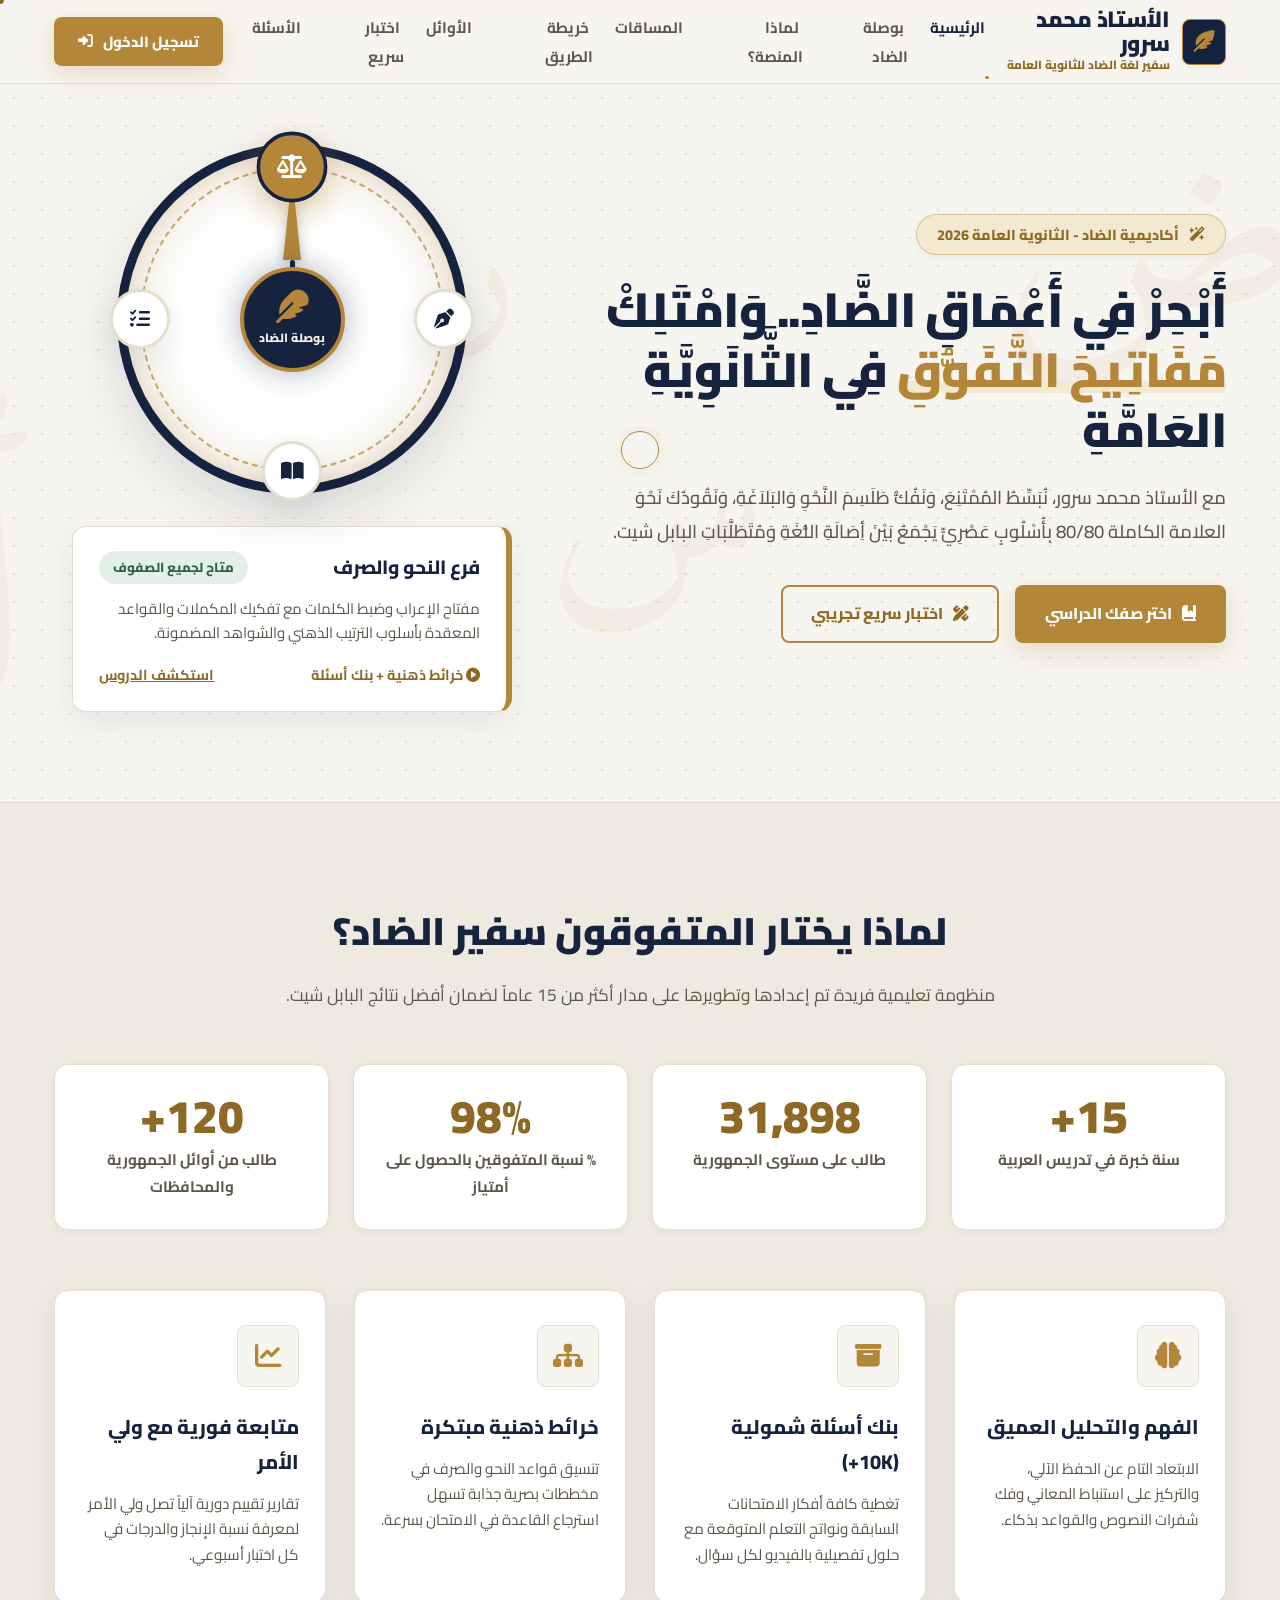
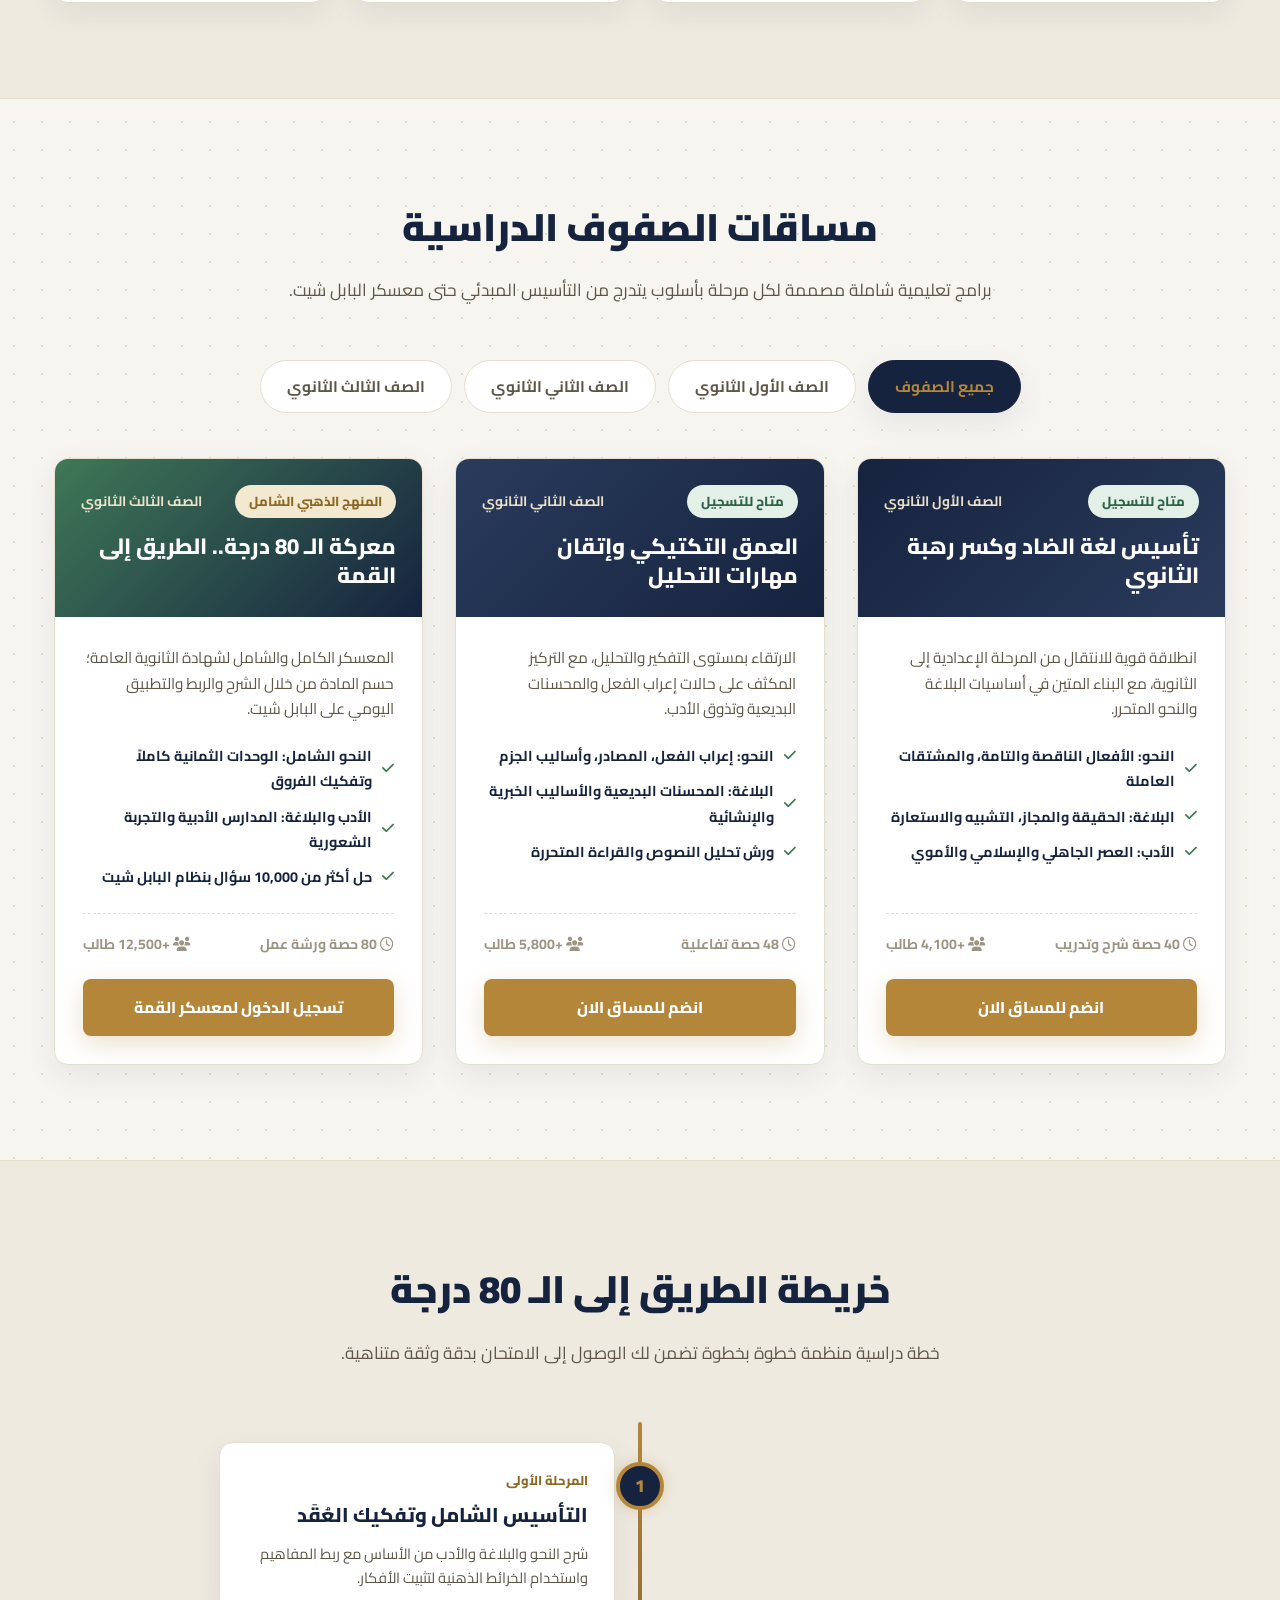
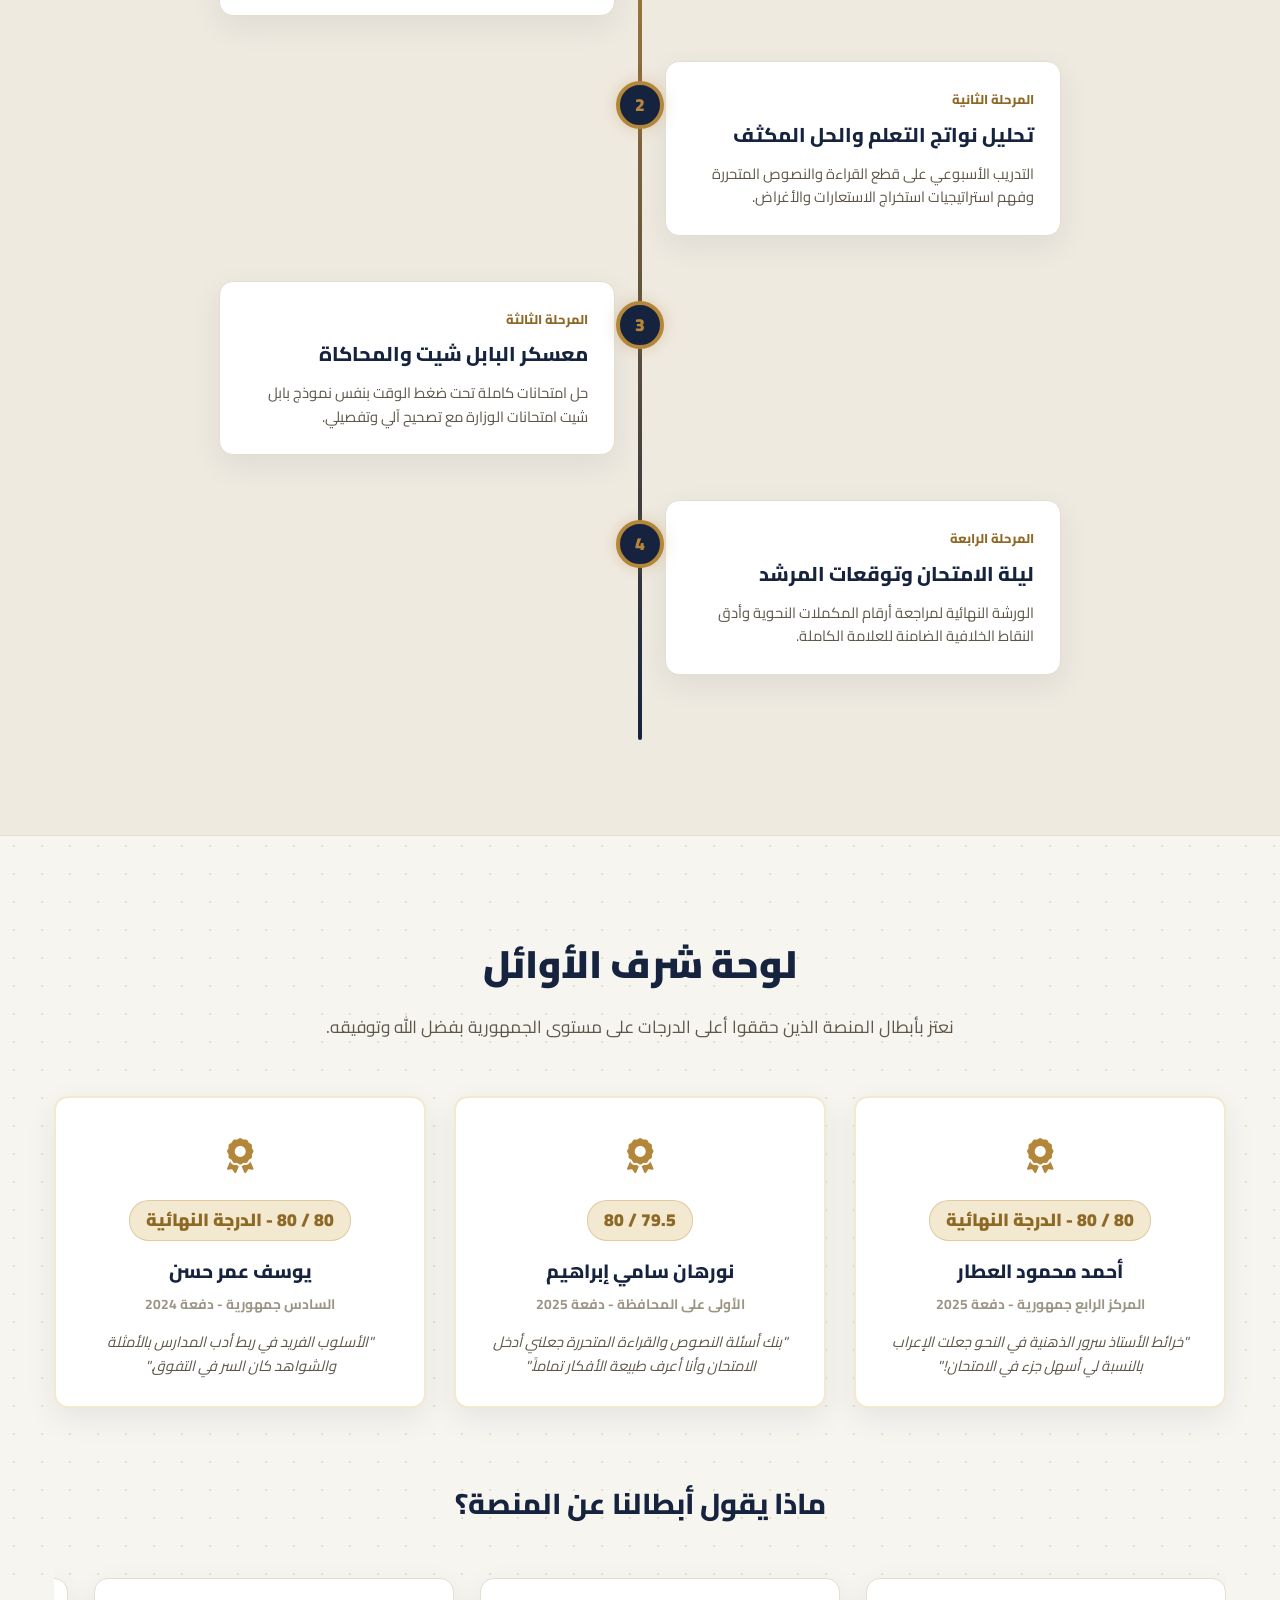
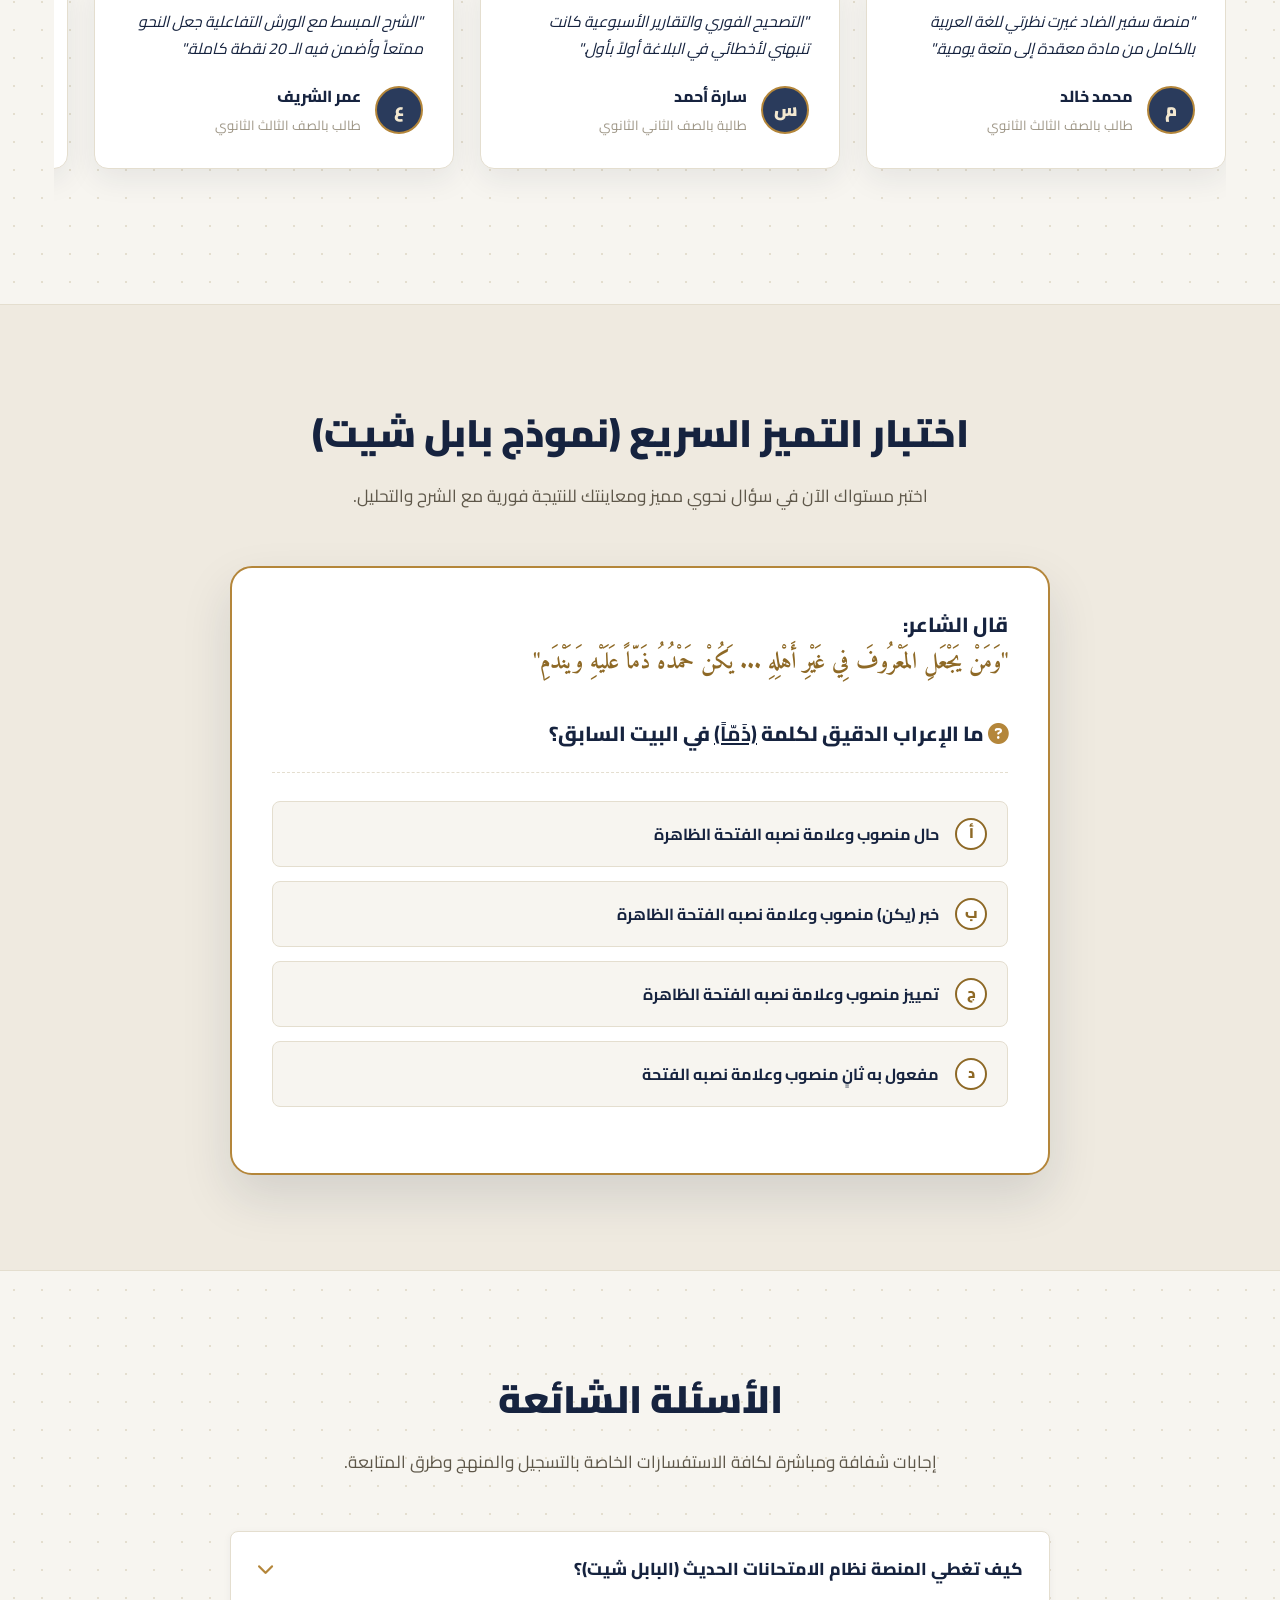
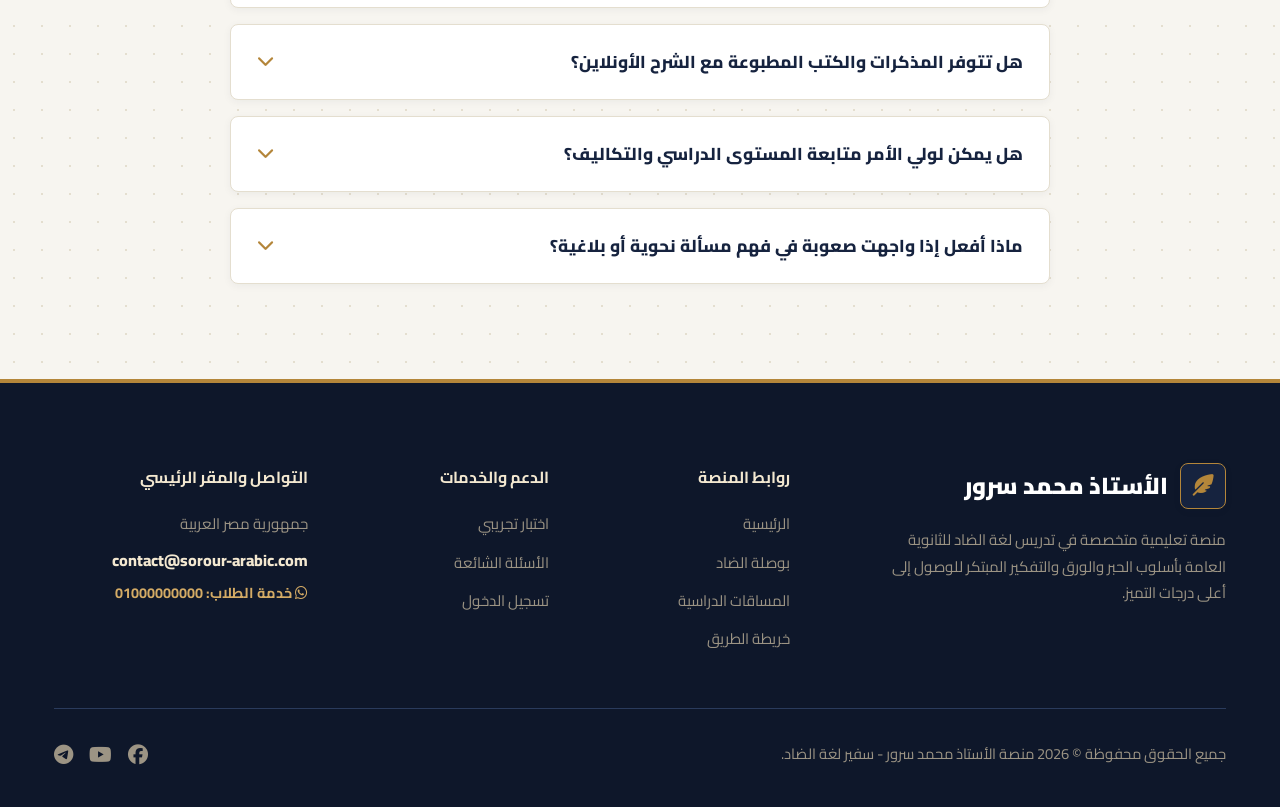
<file: index.html>
<!doctype html>
<html lang="ar" dir="rtl">
	<head>
		<meta charset="UTF-8" />
		<meta
			name="viewport"
			content="width=device-width, initial-scale=1.0, maximum-scale=1.0, user-scalable=no" />
		<title>الأستاذ محمد سرور | سفير لغة الضاد للثانوية العامة 2026</title>

		<!-- Google Fonts & Font Awesome Icons -->
		<link rel="preconnect" href="https://fonts.googleapis.com" />
		<link rel="preconnect" href="https://fonts.gstatic.com" crossorigin />
		<link
			href="https://fonts.googleapis.com/css2?family=Amiri:ital,wght@0,400;0,700;1,400&family=Cairo:wght@300;400;500;600;700;800;900&display=swap"
			rel="stylesheet" />
		<link
			rel="stylesheet"
			href="https://cdnjs.cloudflare.com/ajax/libs/font-awesome/6.4.0/css/all.min.css" />

		<link rel="stylesheet" href="home.css" />
	</head>
	<body>
		<div class="custom-cursor-dot" id="cursor-dot"></div>
		<div class="custom-cursor-ring" id="cursor-ring">
			<span class="cursor-text" id="cursor-text"></span>
		</div>

		<!-- Mobile Drawer Overlay -->
		<div class="nav-overlay" id="nav-overlay" aria-hidden="true"></div>

		<aside
			class="mobile-drawer"
			id="mobile-drawer"
			aria-label="القائمة الجانبية">
			<div class="drawer-header">
				<a href="#" class="logo">
					<div class="logo-icon">
						<i class="fa-solid fa-feather-pointed"></i>
					</div>
					<div class="logo-text">
						<span class="logo-title">أ. محمد سرور</span>
						<span class="logo-subtitle">سفير لغة الضاد</span>
					</div>
				</a>
				<button
					class="drawer-close"
					id="drawer-close"
					aria-label="إغلاق القائمة">
					<i class="fa-solid fa-xmark"></i>
				</button>
			</div>

			<div class="drawer-body">
				<ul class="mobile-nav-list">
					<li>
						<a href="#home" class="mobile-nav-link active"
							><i class="fa-solid fa-house"></i> الرئيسية</a
						>
					</li>
					<li>
						<a href="#compass" class="mobile-nav-link"
							><i class="fa-solid fa-compass"></i> بوصلة الضاد</a
						>
					</li>
					<li>
						<a href="#why" class="mobile-nav-link"
							><i class="fa-solid fa-star"></i> لماذا المنصة؟</a
						>
					</li>
					<li>
						<a href="#courses" class="mobile-nav-link"
							><i class="fa-solid fa-graduation-cap"></i> المساقات الدراسية</a
						>
					</li>
					<li>
						<a href="#roadmap" class="mobile-nav-link"
							><i class="fa-solid fa-route"></i> خريطة الطريق</a
						>
					</li>
					<li>
						<a href="#wall" class="mobile-nav-link"
							><i class="fa-solid fa-award"></i> لوحة شرف الأوائل</a
						>
					</li>
					<li>
						<a href="#quiz" class="mobile-nav-link"
							><i class="fa-solid fa-list-check"></i> اختبار سريع</a
						>
					</li>
					<li>
						<a href="#faq" class="mobile-nav-link"
							><i class="fa-solid fa-circle-question"></i> الأسئلة الشائعة</a
						>
					</li>
				</ul>
			</div>

			<div class="drawer-footer">
				<a
					href="login.html"
					class="btn btn-primary"
					style="width: 100%"
					data-cursor="click">
					<i class="fa-solid fa-right-to-bracket"></i> تسجيل الدخول للمنصة
				</a>
			</div>
		</aside>

		<header id="header">
			<div class="container nav-container">
				<a href="#" class="logo" data-cursor="click">
					<div class="logo-icon">
						<i class="fa-solid fa-feather-pointed"></i>
					</div>
					<div class="logo-text">
						<span class="logo-title">الأستاذ محمد سرور</span>
						<span class="logo-subtitle">سفير لغة الضاد للثانوية العامة</span>
					</div>
				</a>

				<div class="nav-desktop">
					<nav>
						<ul class="nav-links-desktop">
							<li><a href="#home" class="active">الرئيسية</a></li>
							<li><a href="#compass">بوصلة الضاد</a></li>
							<li><a href="#why">لماذا المنصة؟</a></li>
							<li><a href="#courses">المساقات</a></li>
							<li><a href="#roadmap">خريطة الطريق</a></li>
							<li><a href="#wall">الأوائل</a></li>
							<li><a href="#quiz">اختبار سريع</a></li>
							<li><a href="#faq">الأسئلة</a></li>
						</ul>
					</nav>

					<div class="header-actions">
						<a
							href="login.html"
							class="btn btn-primary"
							style="padding: 10px 22px; font-size: 0.92rem"
							data-cursor="click">
							تسجيل الدخول <i class="fa-solid fa-right-to-bracket"></i>
						</a>
					</div>
				</div>

				<button
					class="mobile-toggle"
					id="mobile-toggle"
					aria-label="فتح القائمة">
					<i class="fa-solid fa-bars"></i>
				</button>
			</div>
		</header>

		<main>
			<section id="home" class="hero">
				<div class="floating-letters-bg">
					<span class="floating-letter letter-1">ض</span>
					<span class="floating-letter letter-2">أ</span>
					<span class="floating-letter letter-3">س</span>
					<span class="floating-letter letter-4">ر</span>
				</div>

				<div class="container hero-grid">
					<div class="hero-content reveal">
						<div class="hero-badge">
							<i class="fa-solid fa-wand-magic-sparkles"></i> أكاديمية الضاد -
							الثانوية العامة 2026
						</div>
						<h1 class="hero-title">
							أَبْحِرْ فِي أَعْمَاقِ الضَّادِ.. وَامْتَلِكْ
							<span>مَفَاتِيحَ التَّفَوُّقِ</span> فِي الثَّانَوِيَّةِ
							العَامَّةِ
						</h1>
						<p class="hero-desc">
							مع الأستاذ محمد سرور، نُبَسِّطُ المُمْتَنِعَ، وَنَفُكُّ طَلَسِمَ
							النَّحْوِ وَالبَلاَغَةِ، وَنَقُودُكَ نَحْوَ العلامة الكاملة 80/80
							بِأُسْلُوبٍ عَصْرِيٍّ يَجْمَعُ بَيْنَ أِصَالَةِ اللُّغَةِ
							وَمُتَطَلَّبَاتِ البابل شيت.
						</p>
						<div class="hero-actions">
							<a href="#courses" class="btn btn-primary" data-cursor="click"
								><i class="fa-solid fa-book-bookmark"></i> اختر صفك الدراسي</a
							>
							<a href="#quiz" class="btn btn-outline" data-cursor="click"
								><i class="fa-solid fa-pen-ruler"></i> اختبار سريع تجريبي</a
							>
						</div>
					</div>

					<div id="compass" class="compass-section reveal">
						<div
							class="compass-container"
							data-cursor="compass"
							data-cursor-text="⚙️ تدوير">
							<div class="compass-dial">
								<div class="compass-needle-wrapper" id="compass-needle">
									<div class="compass-needle">
										<div class="needle-feather"></div>
										<div class="needle-point"></div>
									</div>
								</div>

								<div class="compass-center">
									<i class="fa-solid fa-feather"></i>
									<span>بوصلة الضاد</span>
								</div>

								<div
									class="compass-node node-top active"
									data-node="0"
									data-deg="0"
									title="النحو والصرف">
									<i class="fa-solid fa-scale-balanced"></i>
								</div>
								<div
									class="compass-node node-right"
									data-node="1"
									data-deg="90"
									title="البلاغة والأدب">
									<i class="fa-solid fa-pen-nib"></i>
								</div>
								<div
									class="compass-node node-bottom"
									data-node="2"
									data-deg="180"
									title="النصوص والقراءة المتحررة">
									<i class="fa-solid fa-book-open"></i>
								</div>
								<div
									class="compass-node node-left"
									data-node="3"
									data-deg="270"
									title="التعبير والتطبيق الحديث">
									<i class="fa-solid fa-list-check"></i>
								</div>
							</div>
						</div>

						<div class="compass-info-box" id="compass-info">
							<div class="compass-info-header">
								<span class="compass-info-title" id="info-title"
									>فرع النحو والصرف</span
								>
								<span class="tag tag-sage" id="info-status"
									>متاح لجميع الصفوف</span
								>
							</div>
							<p class="compass-info-desc" id="info-desc">
								مفتاح الإعراب وضبط الكلمات مع تفكيك المكملات والقواعد المعقدة
								بأسلوب الترتيب الذهني والشواهد المضمونة.
							</p>
							<div class="compass-info-footer">
								<span id="info-course"
									><i class="fa-solid fa-circle-play"></i> خرائط ذهنية + بنك
									أسئلة</span
								>
								<a
									href="#courses"
									style="color: var(--gold-dark); text-decoration: underline"
									data-cursor="click"
									>استكشف الدروس</a
								>
							</div>
						</div>
					</div>
				</div>
			</section>

			<section id="why" class="why-section">
				<div class="container">
					<div class="section-header reveal">
						<h2>لماذا يختار المتفوقون سفير الضاد؟</h2>
						<p>
							منظومة تعليمية فريدة تم إعدادها وتطويرها على مدار أكثر من 15 عاماً
							لضمان أفضل نتائج البابل شيت.
						</p>
					</div>

					<div class="stats-grid reveal">
						<div class="stat-card">
							<div class="stat-number" data-target="15">0</div>
							<div class="stat-label">سنة خبرة في تدريس العربية</div>
						</div>
						<div class="stat-card">
							<div class="stat-number" data-target="35000">0</div>
							<div class="stat-label">طالب على مستوى الجمهورية</div>
						</div>
						<div class="stat-card">
							<div class="stat-number" data-target="98">0</div>
							<div class="stat-label">% نسبة المتفوقين بالحصول على أمتياز</div>
						</div>
						<div class="stat-card">
							<div class="stat-number" data-target="120">0</div>
							<div class="stat-label">طالب من أوائل الجمهورية والمحافظات</div>
						</div>
					</div>

					<div class="features-grid">
						<div
							class="feature-card reveal"
							data-cursor="explore"
							data-cursor-text="🔎 الفهم">
							<div class="feature-icon"><i class="fa-solid fa-brain"></i></div>
							<h3>الفهم والتحليل العميق</h3>
							<p>
								الابتعاد التام عن الحفظ الآلي، والتركيز على استنباط المعاني وفك
								شفرات النصوص والقواعد بذكاء.
							</p>
						</div>

						<div
							class="feature-card reveal"
							data-cursor="explore"
							data-cursor-text="🔎 بنك الأسئلة">
							<div class="feature-icon">
								<i class="fa-solid fa-box-archive"></i>
							</div>
							<h3>بنك أسئلة شمولية (10K+)</h3>
							<p>
								تغطية كافة أفكار الامتحانات السابقة ونواتج التعلم المتوقعة مع
								حلول تفصيلية بالفيديو لكل سؤال.
							</p>
						</div>

						<div
							class="feature-card reveal"
							data-cursor="explore"
							data-cursor-text="🔎 الخرائط">
							<div class="feature-icon">
								<i class="fa-solid fa-sitemap"></i>
							</div>
							<h3>خرائط ذهنية مبتكرة</h3>
							<p>
								تنسيق قواعد النحو والصرف في مخططات بصرية جذابة تسهل استرجاع
								القاعدة في الامتحان بسرعة.
							</p>
						</div>

						<div
							class="feature-card reveal"
							data-cursor="explore"
							data-cursor-text="🔎 المتابعة">
							<div class="feature-icon">
								<i class="fa-solid fa-chart-line"></i>
							</div>
							<h3>متابعة فورية مع ولي الأمر</h3>
							<p>
								تقارير تقييم دورية آلياً تصل ولي الأمر لمعرفة نسبة الإنجاز
								والدرجات في كل اختبار أسبوعي.
							</p>
						</div>
					</div>
				</div>
			</section>

			<section id="courses" class="courses-section">
				<div class="container">
					<div class="section-header reveal">
						<h2>مساقات الصفوف الدراسية</h2>
						<p>
							برامج تعليمية شاملة مصممة لكل مرحلة بأسلوب يتدرج من التأسيس
							المبدئي حتى معسكر البابل شيت.
						</p>
					</div>

					<div class="grade-tabs reveal">
						<button
							class="tab-btn active"
							data-filter="all"
							data-cursor="click">
							جميع الصفوف
						</button>
						<button class="tab-btn" data-filter="grade1" data-cursor="click">
							الصف الأول الثانوي
						</button>
						<button class="tab-btn" data-filter="grade2" data-cursor="click">
							الصف الثاني الثانوي
						</button>
						<button class="tab-btn" data-filter="grade3" data-cursor="click">
							الصف الثالث الثانوي
						</button>
					</div>

					<div class="courses-grid">
						<!-- Grade 1 -->
						<div
							class="tilt-card reveal"
							data-category="grade1"
							data-cursor="explore"
							data-cursor-text="🔎 الصف 1">
							<div class="course-banner">
								<div class="course-banner-badge">
									<span class="tag tag-sage">متاح للتسجيل</span>
									<span class="course-grade-name">الصف الأول الثانوي</span>
								</div>
								<h3 class="course-title">تأسيس لغة الضاد وكسر رهبة الثانوي</h3>
							</div>
							<div class="course-body">
								<p class="course-desc">
									انطلاقة قوية للانتقال من المرحلة الإعدادية إلى الثانوية، مع
									البناء المتين في أساسيات البلاغة والنحو المتحرر.
								</p>
								<div class="course-topics">
									<div class="topic-item">
										<i class="fa-solid fa-check"></i> النحو: الأفعال الناقصة
										والتامة، والمشتقات العاملة
									</div>
									<div class="topic-item">
										<i class="fa-solid fa-check"></i> البلاغة: الحقيقة والمجاز،
										التشبيه والاستعارة
									</div>
									<div class="topic-item">
										<i class="fa-solid fa-check"></i> الأدب: العصر الجاهلي
										والإسلامي والأموي
									</div>
								</div>
								<div class="course-meta">
									<div>
										<i class="fa-regular fa-clock"></i> 40 حصة شرح وتدريب
									</div>
									<div><i class="fa-solid fa-users"></i> +4,100 طالب</div>
								</div>
								<a
									href="login.html"
									class="btn btn-primary"
									style="width: 100%"
									data-cursor="click"
									>انضم للمساق الان</a
								>
							</div>
						</div>

						<!-- Grade 2 -->
						<div
							class="tilt-card reveal"
							data-category="grade2"
							data-cursor="explore"
							data-cursor-text="🔎 الصف 2">
							<div
								class="course-banner"
								style="
									background: linear-gradient(135deg, #2a3b5c 0%, #16233f 100%);
								">
								<div class="course-banner-badge">
									<span class="tag tag-sage">متاح للتسجيل</span>
									<span class="course-grade-name">الصف الثاني الثانوي</span>
								</div>
								<h3 class="course-title">
									العمق التكتيكي وإتقان مهارات التحليل
								</h3>
							</div>
							<div class="course-body">
								<p class="course-desc">
									الارتقاء بمستوى التفكير والتحليل، مع التركيز المكثف على حالات
									إعراب الفعل والمحسنات البديعية وتذوق الأدب.
								</p>
								<div class="course-topics">
									<div class="topic-item">
										<i class="fa-solid fa-check"></i> النحو: إعراب الفعل،
										المصادر، وأساليب الجزم
									</div>
									<div class="topic-item">
										<i class="fa-solid fa-check"></i> البلاغة: المحسنات البديعية
										والأساليب الخبرية والإنشائية
									</div>
									<div class="topic-item">
										<i class="fa-solid fa-check"></i> ورش تحليل النصوص والقراءة
										المتحررة
									</div>
								</div>
								<div class="course-meta">
									<div><i class="fa-regular fa-clock"></i> 48 حصة تفاعلية</div>
									<div><i class="fa-solid fa-users"></i> +5,800 طالب</div>
								</div>
								<a
									href="login.html"
									class="btn btn-primary"
									style="width: 100%"
									data-cursor="click"
									>انضم للمساق الان</a
								>
							</div>
						</div>

						<!-- Grade 3 -->
						<div
							class="tilt-card reveal"
							data-category="grade3"
							data-cursor="explore"
							data-cursor-text="🔎 الصف 3">
							<div
								class="course-banner"
								style="
									background: linear-gradient(135deg, #3f7857 0%, #16233f 100%);
								">
								<div class="course-banner-badge">
									<span class="tag tag-gold">المنهج الذهبي الشامل</span>
									<span class="course-grade-name">الصف الثالث الثانوي</span>
								</div>
								<h3 class="course-title">
									معركة الـ 80 درجة.. الطريق إلى القمة
								</h3>
							</div>
							<div class="course-body">
								<p class="course-desc">
									المعسكر الكامل والشامل لشهادة الثانوية العامة؛ حسم المادة من
									خلال الشرح والربط والتطبيق اليومي على البابل شيت.
								</p>
								<div class="course-topics">
									<div class="topic-item">
										<i class="fa-solid fa-check"></i> النحو الشامل: الوحدات
										الثمانية كاملاً وتفكيك الفروق
									</div>
									<div class="topic-item">
										<i class="fa-solid fa-check"></i> الأدب والبلاغة: المدارس
										الأدبية والتجربة الشعورية
									</div>
									<div class="topic-item">
										<i class="fa-solid fa-check"></i> حل أكثر من 10,000 سؤال
										بنظام البابل شيت
									</div>
								</div>
								<div class="course-meta">
									<div><i class="fa-regular fa-clock"></i> 80 حصة ورشة عمل</div>
									<div><i class="fa-solid fa-users"></i> +12,500 طالب</div>
								</div>
								<a
									href="login.html"
									class="btn btn-primary"
									style="width: 100%"
									data-cursor="click"
									>تسجيل الدخول لمعسكر القمة</a
								>
							</div>
						</div>
					</div>
				</div>
			</section>

			<section id="roadmap" class="roadmap-section">
				<div class="container">
					<div class="section-header reveal">
						<h2>خريطة الطريق إلى الـ 80 درجة</h2>
						<p>
							خطة دراسية منظمة خطوة بخطوة تضمن لك الوصول إلى الامتحان بدقة وثقة
							متناهية.
						</p>
					</div>

					<div class="roadmap-timeline">
						<div class="roadmap-step reveal">
							<div class="roadmap-step-node">1</div>
							<div class="roadmap-card">
								<div class="roadmap-tag">المرحلة الأولى</div>
								<h3 class="roadmap-title">التأسيس الشامل وتفكيك العُقَد</h3>
								<p class="roadmap-desc">
									شرح النحو والبلاغة والأدب من الأساس مع ربط المفاهيم واستخدام
									الخرائط الذهنية لتثبيت الأفكار.
								</p>
							</div>
						</div>

						<div class="roadmap-step reveal">
							<div class="roadmap-step-node">2</div>
							<div class="roadmap-card">
								<div class="roadmap-tag">المرحلة الثانية</div>
								<h3 class="roadmap-title">تحليل نواتج التعلم والحل المكثف</h3>
								<p class="roadmap-desc">
									التدريب الأسبوعي على قطع القراءة والنصوص المتحررة وفهم
									استراتيجيات استخراج الاستعارات والأغراض.
								</p>
							</div>
						</div>

						<div class="roadmap-step reveal">
							<div class="roadmap-step-node">3</div>
							<div class="roadmap-card">
								<div class="roadmap-tag">المرحلة الثالثة</div>
								<h3 class="roadmap-title">معسكر البابل شيت والمحاكاة</h3>
								<p class="roadmap-desc">
									حل امتحانات كاملة تحت ضغط الوقت بنفس نموذج بابل شيت امتحانات
									الوزارة مع تصحيح آلي وتفصيلي.
								</p>
							</div>
						</div>

						<div class="roadmap-step reveal">
							<div class="roadmap-step-node">4</div>
							<div class="roadmap-card">
								<div class="roadmap-tag">المرحلة الرابعة</div>
								<h3 class="roadmap-title">ليلة الامتحان وتوقعات المرشد</h3>
								<p class="roadmap-desc">
									الورشة النهائية لمراجعة أرقام المكملات النحوية وأدق النقاط
									الخلافية الضامنة للعلامة الكاملة.
								</p>
							</div>
						</div>
					</div>
				</div>
			</section>

			<section id="wall" class="wall-section">
				<div class="container">
					<div class="section-header reveal">
						<h2>لوحة شرف الأوائل</h2>
						<p>
							نعتز بأبطال المنصة الذين حققوا أعلى الدرجات على مستوى الجمهورية
							بفضل الله وتوفيقه.
						</p>
					</div>

					<div class="achievers-grid reveal">
						<div class="achiever-card">
							<div class="laurel-wreath"><i class="fa-solid fa-award"></i></div>
							<div class="achiever-score">80 / 80 - الدرجة النهائية</div>
							<h3 class="achiever-name">أحمد محمود العطار</h3>
							<div class="achiever-rank">المركز الرابع جمهورية - دفعة 2025</div>
							<p class="achiever-quote">
								"خرائط الأستاذ سرور الذهنية في النحو جعلت الإعراب بالنسبة لي
								أسهل جزء في الامتحان!"
							</p>
						</div>

						<div class="achiever-card">
							<div class="laurel-wreath"><i class="fa-solid fa-award"></i></div>
							<div class="achiever-score">79.5 / 80</div>
							<h3 class="achiever-name">نورهان سامي إبراهيم</h3>
							<div class="achiever-rank">الأولى على المحافظة - دفعة 2025</div>
							<p class="achiever-quote">
								"بنك أسئلة النصوص والقراءة المتحررة جعلني أدخل الامتحان وأنا
								أعرف طبيعة الأفكار تماماً."
							</p>
						</div>

						<div class="achiever-card">
							<div class="laurel-wreath"><i class="fa-solid fa-award"></i></div>
							<div class="achiever-score">80 / 80 - الدرجة النهائية</div>
							<h3 class="achiever-name">يوسف عمر حسن</h3>
							<div class="achiever-rank">السادس جمهورية - دفعة 2024</div>
							<p class="achiever-quote">
								"الأسلوب الفريد في ربط أدب المدارس بالأمثلة والشواهد كان السر في
								التفوق."
							</p>
						</div>
					</div>

					<!-- Cursor Interactive Carousel -->
					<div
						class="section-header reveal"
						style="margin-top: 60px; margin-bottom: 30px">
						<h3 style="font-size: 1.8rem; font-weight: 800; color: var(--ink)">
							ماذا يقول أبطالنا عن المنصة؟
						</h3>
					</div>

					<div
						class="testimonial-carousel-wrapper reveal"
						id="carousel-wrapper"
						data-cursor="drag"
						data-cursor-text="◄ اسحب ►">
						<div class="testimonial-carousel-track" id="carousel-track">
							<div class="testimonial-card">
								<p class="testimonial-quote">
									"منصة سفير الضاد غيرت نظرتي للغة العربية بالكامل من مادة معقدة
									إلى متعة يومية."
								</p>
								<div class="testimonial-author">
									<div class="avatar">م</div>
									<div>
										<h4 style="font-weight: 800; color: var(--ink)">
											محمد خالد
										</h4>
										<span style="font-size: 0.82rem; color: var(--text-faint)"
											>طالب بالصف الثالث الثانوي</span
										>
									</div>
								</div>
							</div>

							<div class="testimonial-card">
								<p class="testimonial-quote">
									"التصحيح الفوري والتقارير الأسبوعية كانت تنبهني لأخطائي في
									البلاغة أولاً بأول."
								</p>
								<div class="testimonial-author">
									<div class="avatar">س</div>
									<div>
										<h4 style="font-weight: 800; color: var(--ink)">
											سارة أحمد
										</h4>
										<span style="font-size: 0.82rem; color: var(--text-faint)"
											>طالبة بالصف الثاني الثانوي</span
										>
									</div>
								</div>
							</div>

							<div class="testimonial-card">
								<p class="testimonial-quote">
									"الشرح المبسط مع الورش التفاعلية جعل النحو ممتعاً وأضمن فيه
									الـ 20 نقطة كاملة."
								</p>
								<div class="testimonial-author">
									<div class="avatar">ع</div>
									<div>
										<h4 style="font-weight: 800; color: var(--ink)">
											عمر الشريف
										</h4>
										<span style="font-size: 0.82rem; color: var(--text-faint)"
											>طالب بالصف الثالث الثانوي</span
										>
									</div>
								</div>
							</div>

							<div class="testimonial-card">
								<p class="testimonial-quote">
									"أفضل منصة في مصر تهتم بأسئلة التفكير العليا في البابل شيت دون
									تعقيد."
								</p>
								<div class="testimonial-author">
									<div class="avatar">ف</div>
									<div>
										<h4 style="font-weight: 800; color: var(--ink)">
											فاطمة الزهراء
										</h4>
										<span style="font-size: 0.82rem; color: var(--text-faint)"
											>طالبة بالصف الأول الثانوي</span
										>
									</div>
								</div>
							</div>
						</div>
					</div>
				</div>
			</section>

			<section id="quiz" class="quiz-section">
				<div class="container">
					<div class="section-header reveal">
						<h2>اختبار التميز السريع (نموذج بابل شيت)</h2>
						<p>
							اختبر مستواك الآن في سؤال نحوي مميز ومعاينتك للنتيجة فورية مع
							الشرح والتحليل.
						</p>
					</div>

					<div class="quiz-card reveal">
						<div class="bubble-question">
							قال الشاعر: <br />
							<span
								style="
									color: var(--gold-dark);
									font-family: var(--font-calligraphy);
									font-size: 1.45rem;
								"
								>"وَمَنْ يَجْعَلِ المَعْرُوفَ فِي غَيْرِ أَهْلِهِ ... يَكُنْ
								حَمْدُهُ ذَمّاً عَلَيْهِ وَيَنْدَمِ"</span
							><br /><br />
							<i
								class="fa-solid fa-circle-question"
								style="color: var(--gold)"></i>
							ما الإعراب الدقيق لكلمة
							<strong style="color: var(--ink); text-decoration: underline"
								>(ذَمّاً)</strong
							>
							في البيت السابق؟
						</div>

						<div class="bubble-options" id="quiz-options">
							<div class="bubble-option" data-option="A" data-cursor="click">
								<div class="bubble-circle">أ</div>
								<span>حال منصوب وعلامة نصبه الفتحة الظاهرة</span>
							</div>

							<div
								class="bubble-option"
								data-option="B"
								data-correct="true"
								data-cursor="click">
								<div class="bubble-circle">ب</div>
								<span>خبر (يكن) منصوب وعلامة نصبه الفتحة الظاهرة</span>
							</div>

							<div class="bubble-option" data-option="C" data-cursor="click">
								<div class="bubble-circle">ج</div>
								<span>تمييز منصوب وعلامة نصبه الفتحة الظاهرة</span>
							</div>

							<div class="bubble-option" data-option="D" data-cursor="click">
								<div class="bubble-circle">د</div>
								<span>مفعول به ثانٍ منصوب وعلامة نصبه الفتحة</span>
							</div>
						</div>

						<div class="quiz-feedback-box" id="quiz-feedback"></div>
					</div>
				</div>
			</section>

			<section id="faq" class="faq-section">
				<div class="container">
					<div class="section-header reveal">
						<h2>الأسئلة الشائعة</h2>
						<p>
							إجابات شفافة ومباشرة لكافة الاستفسارات الخاصة بالتسجيل والمنهج
							وطرق المتابعة.
						</p>
					</div>

					<div class="accordion reveal">
						<div class="accordion-item">
							<div class="accordion-header" data-cursor="click">
								<span
									>كيف تغطي المنصة نظام الامتحانات الحديث (البابل شيت)؟</span
								>
								<i class="fa-solid fa-chevron-down"></i>
							</div>
							<div class="accordion-content">
								نعتمد على تدريبات أسبوعية تحاكي امتحانات الوزارة تماماً، مع بنك
								أسئلة يعتمد على المستويات العليا للتفكير وتدريب الطالب على إدارة
								الوقت بدقة.
							</div>
						</div>

						<div class="accordion-item">
							<div class="accordion-header" data-cursor="click">
								<span
									>هل تتوفر المذكرات والكتب المطبوعة مع الشرح الأونلاين؟</span
								>
								<i class="fa-solid fa-chevron-down"></i>
							</div>
							<div class="accordion-content">
								نعم، يتم شحن مذكرات وسلاسل سفير الضاد المطبوعة ورقياً إلى باب
								منزل الطالب في جميع محافظات جمهورية مصر العربية فور الاشتراك.
							</div>
						</div>

						<div class="accordion-item">
							<div class="accordion-header" data-cursor="click">
								<span
									>هل يمكن لولي الأمر متابعة المستوى الدراسي والتكاليف؟</span
								>
								<i class="fa-solid fa-chevron-down"></i>
							</div>
							<div class="accordion-content">
								تتيح المنصة حساباً خاصاً لولي الأمر وتقارير أسبوعية آلياً تصل
								عبر الواتساب تتضمن نسب الحضور ودرجات الاختبارات.
							</div>
						</div>

						<div class="accordion-item">
							<div class="accordion-header" data-cursor="click">
								<span
									>ماذا أفعل إذا واجهت صعوبة في فهم مسألة نحوية أو بلاغية؟</span
								>
								<i class="fa-solid fa-chevron-down"></i>
							</div>
							<div class="accordion-content">
								يوفر فريق الدعم الأكاديمي خدمة الإجابة على استفسارات الطلاب عبر
								غرف المناقشة المباشرة تحت إشراف الأستاذ محمد سرور على مدار 24
								ساعة.
							</div>
						</div>
					</div>
				</div>
			</section>
		</main>

		<footer>
			<div class="container">
				<div class="footer-grid">
					<div>
						<a
							href="#"
							class="logo"
							style="color: #fff; margin-bottom: 18px"
							data-cursor="click">
							<div class="logo-icon">
								<i class="fa-solid fa-feather-pointed"></i>
							</div>
							<span style="font-size: 1.45rem; font-weight: 900"
								>الأستاذ محمد سرور</span
							>
						</a>
						<p
							style="
								color: var(--text-faint);
								font-size: 0.94rem;
								max-width: 340px;
								line-height: 1.75;
							">
							منصة تعليمية متخصصة في تدريس لغة الضاد للثانوية العامة بأسلوب
							الحبر والورق والتفكير المبتكر للوصول إلى أعلى درجات التميز.
						</p>
					</div>

					<div>
						<h4 style="color: var(--gold-tint); margin-bottom: 20px">
							روابط المنصة
						</h4>
						<ul
							style="
								display: flex;
								flex-direction: column;
								gap: 12px;
								font-size: 0.94rem;
							">
							<li>
								<a href="#home" style="color: var(--text-faint)">الرئيسية</a>
							</li>
							<li>
								<a href="#compass" style="color: var(--text-faint)"
									>بوصلة الضاد</a
								>
							</li>
							<li>
								<a href="#courses" style="color: var(--text-faint)"
									>المساقات الدراسية</a
								>
							</li>
							<li>
								<a href="#roadmap" style="color: var(--text-faint)"
									>خريطة الطريق</a
								>
							</li>
						</ul>
					</div>

					<div>
						<h4 style="color: var(--gold-tint); margin-bottom: 20px">
							الدعم والخدمات
						</h4>
						<ul
							style="
								display: flex;
								flex-direction: column;
								gap: 12px;
								font-size: 0.94rem;
							">
							<li>
								<a href="#quiz" style="color: var(--text-faint)"
									>اختبار تجريبي</a
								>
							</li>
							<li>
								<a href="#faq" style="color: var(--text-faint)"
									>الأسئلة الشائعة</a
								>
							</li>
							<li>
								<a href="login.html" style="color: var(--text-faint)"
									>تسجيل الدخول</a
								>
							</li>
						</ul>
					</div>

					<div>
						<h4 style="color: var(--gold-tint); margin-bottom: 20px">
							التواصل والمقر الرئيسي
						</h4>
						<p
							style="
								color: var(--text-faint);
								font-size: 0.94rem;
								margin-bottom: 8px;
							">
							جمهورية مصر العربية
						</p>
						<p
							style="
								color: var(--gold-tint);
								font-weight: 800;
								font-size: 1rem;
							">
							contact@sorour-arabic.com
						</p>
						<p
							style="
								color: var(--gold-light);
								font-weight: 700;
								font-size: 0.9rem;
								margin-top: 6px;
							">
							<i class="fa-brands fa-whatsapp"></i> خدمة الطلاب: 01000000000
						</p>
					</div>
				</div>

				<div class="footer-bottom">
					<p>
						جميع الحقوق محفوظة &copy; 2026 منصة الأستاذ محمد سرور - سفير لغة
						الضاد.
					</p>
					<div style="display: flex; gap: 16px">
						<a href="#" style="color: var(--text-faint); font-size: 1.25rem"
							><i class="fa-brands fa-facebook"></i
						></a>
						<a href="#" style="color: var(--text-faint); font-size: 1.25rem"
							><i class="fa-brands fa-youtube"></i
						></a>
						<a href="#" style="color: var(--text-faint); font-size: 1.25rem"
							><i class="fa-brands fa-telegram"></i
						></a>
					</div>
				</div>
			</div>
		</footer>

		<script>
			document.addEventListener("DOMContentLoaded", () => {
				/* 1. Custom Lerp Physics Follower Cursor Logic */
				const cursorDot = document.getElementById("cursor-dot");
				const cursorRing = document.getElementById("cursor-ring");
				const cursorText = document.getElementById("cursor-text");

				let mouseX = window.innerWidth / 2;
				let mouseY = window.innerHeight / 2;
				let ringX = mouseX;
				let ringY = mouseY;

				window.addEventListener("mousemove", (e) => {
					mouseX = e.clientX;
					mouseY = e.clientY;
					cursorDot.style.transform = `translate3d(${mouseX}px, ${mouseY}px, 0) translate(-50%, -50%)`;
				});

				const renderCursor = () => {
					ringX += (mouseX - ringX) * 0.16;
					ringY += (mouseY - ringY) * 0.16;
					cursorRing.style.transform = `translate3d(${ringX}px, ${ringY}px, 0) translate(-50%, -50%)`;
					requestAnimationFrame(renderCursor);
				};
				renderCursor();

				/* Contextual Hover States for Cursor */
				const setupCursorEvents = () => {
					document.querySelectorAll("[data-cursor]").forEach((el) => {
						el.addEventListener("mouseenter", () => {
							const type = el.getAttribute("data-cursor");
							const text = el.getAttribute("data-cursor-text") || "انقر";

							document.body.className = "";
							if (type === "click") document.body.classList.add("cursor-hover");
							else if (type === "drag")
								document.body.classList.add("cursor-drag");
							else if (type === "compass")
								document.body.classList.add("cursor-compass");
							else if (type === "explore")
								document.body.classList.add("cursor-hover");

							cursorText.textContent = text;
						});

						el.addEventListener("mouseleave", () => {
							document.body.className = "";
							cursorText.textContent = "";
						});
					});
				};
				setupCursorEvents();

				const header = document.getElementById("header");
				const mobileToggle = document.getElementById("mobile-toggle");
				const drawerClose = document.getElementById("drawer-close");
				const mobileDrawer = document.getElementById("mobile-drawer");
				const navOverlay = document.getElementById("nav-overlay");
				const mobileNavLinks = document.querySelectorAll(".mobile-nav-link");

				const openDrawer = () => {
					mobileDrawer.classList.add("active");
					navOverlay.classList.add("active");
					document.body.style.overflow = "hidden";
				};

				const closeDrawer = () => {
					mobileDrawer.classList.remove("active");
					navOverlay.classList.remove("active");
					document.body.style.overflow = "";
				};

				mobileToggle.addEventListener("click", openDrawer);
				drawerClose.addEventListener("click", closeDrawer);
				navOverlay.addEventListener("click", closeDrawer);

				mobileNavLinks.forEach((link) => {
					link.addEventListener("click", () => {
						mobileNavLinks.forEach((l) => l.classList.remove("active"));
						link.classList.add("active");
						closeDrawer();
					});
				});

				window.addEventListener("scroll", () => {
					if (window.scrollY > 30) {
						header.classList.add("scrolled");
					} else {
						header.classList.remove("scrolled");
					}
				});

				const compassNodes = document.querySelectorAll(".compass-node");
				const needle = document.getElementById("compass-needle");
				const infoTitle = document.getElementById("info-title");
				const infoStatus = document.getElementById("info-status");
				const infoDesc = document.getElementById("info-desc");
				const infoCourse = document.getElementById("info-course");

				const compassData = [
					{
						title: "فرع النحو والصرف",
						status: "متاح لجميع الصفوف",
						statusClass: "tag-sage",
						desc: "مفتاح الإعراب وضبط الكلمات مع تفكيك المكملات والقواعد المعقدة بأسلوب الترتيب الذهني والشواهد المضمونة.",
						lessons: "خرائط ذهنية + بنك أسئلة",
					},
					{
						title: "فرع البلاغة والأدب",
						status: "متاح لجميع الصفوف",
						statusClass: "tag-sage",
						desc: "التذوق الجمالي والتجربة الشعورية وفهم المدارس الأدبية مع شفرات الإجابة السريعة.",
						lessons: "تحليل صور + مدارس شعرية",
					},
					{
						title: "النصوص والقراءة المتحررة",
						status: "تطبيقات البابل شيت",
						statusClass: "tag-gold",
						desc: "استنباط المعاني وفك الرموز اللغوية وفهم نواتج التعلم دون الحاجة للحفظ المباشر.",
						lessons: "تدريبات متحركة أسبوعية",
					},
					{
						title: "التعبير والتطبيق الحديث",
						status: "بنك الأسئلة المتجدد",
						statusClass: "tag-amber",
						desc: "أنماط التعبير الوظيفي والإبداعي الحديث وكيفية اختيار الإجابة الأدق في النظام الجديد.",
						lessons: "نماذج محلولة تفصيلياً",
					},
				];

				compassNodes.forEach((node) => {
					node.addEventListener("click", () => {
						compassNodes.forEach((n) => n.classList.remove("active"));
						node.classList.add("active");

						const deg = node.getAttribute("data-deg");
						needle.style.transform = `rotate(${deg}deg)`;

						const index = parseInt(node.getAttribute("data-node"));
						const data = compassData[index];

						const infoBox = document.getElementById("compass-info");
						infoBox.style.opacity = "0";
						infoBox.style.transform = "translateY(10px)";

						setTimeout(() => {
							infoTitle.textContent = data.title;
							infoStatus.textContent = data.status;
							infoStatus.className = `tag ${data.statusClass}`;
							infoDesc.textContent = data.desc;
							infoCourse.innerHTML = `<i class="fa-solid fa-circle-play"></i> ${data.lessons}`;

							infoBox.style.opacity = "1";
							infoBox.style.transform = "translateY(0)";
						}, 200);
					});
				});

				const tiltCards = document.querySelectorAll(".tilt-card");
				tiltCards.forEach((card) => {
					card.addEventListener("mousemove", (e) => {
						const rect = card.getBoundingClientRect();
						const x = e.clientX - rect.left;
						const y = e.clientY - rect.top;

						const centerX = rect.width / 2;
						const centerY = rect.height / 2;

						const rotateX = ((y - centerY) / centerY) * -7;
						const rotateY = ((x - centerX) / centerX) * 7;

						card.style.transform = `perspective(1000px) rotateX(${rotateX}deg) rotateY(${rotateY}deg) scale3d(1.02, 1.02, 1.02)`;
					});

					card.addEventListener("mouseleave", () => {
						card.style.transform = `perspective(1000px) rotateX(0deg) rotateY(0deg) scale3d(1, 1, 1)`;
					});
				});

				/* Grade Filtering */
				const tabBtns = document.querySelectorAll(".tab-btn");
				tabBtns.forEach((btn) => {
					btn.addEventListener("click", () => {
						tabBtns.forEach((b) => b.classList.remove("active"));
						btn.classList.add("active");

						const filter = btn.getAttribute("data-filter");

						tiltCards.forEach((card) => {
							if (
								filter === "all" ||
								card.getAttribute("data-category") === filter
							) {
								card.style.display = "flex";
								setTimeout(() => {
									card.style.opacity = "1";
									card.style.transform = "translateY(0)";
								}, 50);
							} else {
								card.style.opacity = "0";
								card.style.transform = "translateY(20px)";
								setTimeout(() => {
									card.style.display = "none";
								}, 250);
							}
						});
					});
				});

				const track = document.getElementById("carousel-track");
				const wrapper = document.getElementById("carousel-wrapper");
				let isDragging = false;
				let startX,
					currentTranslate = 0,
					prevTranslate = 0;

				wrapper.addEventListener("mousedown", (e) => {
					isDragging = true;
					startX = e.clientX;
				});

				window.addEventListener("mouseup", () => {
					isDragging = false;
					prevTranslate = currentTranslate;
				});

				wrapper.addEventListener("mousemove", (e) => {
					if (!isDragging) return;
					const currentX = e.clientX;
					const diff = currentX - startX;
					currentTranslate = prevTranslate + diff;

					// Boundaries
					const maxTranslate = 0;
					const minTranslate = -(track.scrollWidth - wrapper.clientWidth);

					if (currentTranslate > maxTranslate) currentTranslate = maxTranslate;
					if (currentTranslate < minTranslate) currentTranslate = minTranslate;

					track.style.transform = `translateX(${currentTranslate}px)`;
				});

				const options = document.querySelectorAll(".bubble-option");
				const feedbackBox = document.getElementById("quiz-feedback");

				options.forEach((opt) => {
					opt.addEventListener("click", () => {
						options.forEach((o) => o.classList.remove("correct", "wrong"));

						const isCorrect = opt.getAttribute("data-correct") === "true";

						if (isCorrect) {
							opt.classList.add("correct");
							feedbackBox.className = "quiz-feedback-box correct";
							feedbackBox.innerHTML = `
                            <strong><i class="fa-solid fa-circle-check"></i> إجابة نموذجية صحيحة!</strong><br>
                            كلمة (ذَمّاً) إعرابها خبر الفعل الناقص (يكن) منصوب وعلامة نصبه الفتحة الظاهرة، والاسم هو (حَمْدُهُ). أحسنت يا بطل!
                        `;
						} else {
							opt.classList.add("wrong");
							// Highlight correct option
							document
								.querySelector('[data-correct="true"]')
								.classList.add("correct");
							feedbackBox.className = "quiz-feedback-box wrong";
							feedbackBox.innerHTML = `
                            <strong><i class="fa-solid fa-triangle-exclamation"></i> إجابة غير دقيقة!</strong><br>
                            الإجابة الصحيحة هي <strong>(خبر يكن)</strong> لأن الفعل الناقص (يكن) استوفى اسمه وهو (حَمْدُهُ)، وتتمة المعنى في (ذَمّاً).
                        `;
						}
					});
				});

				const accordionItems = document.querySelectorAll(".accordion-item");
				accordionItems.forEach((item) => {
					const header = item.querySelector(".accordion-header");
					header.addEventListener("click", () => {
						accordionItems.forEach((i) => {
							if (i !== item) i.classList.remove("active");
						});
						item.classList.toggle("active");
					});
				});

				/* Counter Animation */
				const statNumbers = document.querySelectorAll(".stat-number");
				let animatedStats = false;

				const runCounters = () => {
					statNumbers.forEach((stat) => {
						const target = +stat.getAttribute("data-target");
						const countUp = () => {
							const current = +stat.innerText.replace(/,/g, "");
							const increment = Math.ceil(target / 45);

							if (current < target) {
								stat.innerText = (current + increment).toLocaleString();
								setTimeout(countUp, 35);
							} else {
								stat.innerText =
									target.toLocaleString() + (target === 98 ? "%" : "+");
							}
						};
						countUp();
					});
				};

				/* Intersection Observer for Scroll Reveals */
				const revealElements = document.querySelectorAll(".reveal");
				const observer = new IntersectionObserver(
					(entries) => {
						entries.forEach((entry) => {
							if (entry.isIntersecting) {
								entry.target.classList.add("active");
								if (
									entry.target.classList.contains("stats-grid") ||
									entry.target.closest(".why-section")
								) {
									if (!animatedStats) {
										runCounters();
										animatedStats = true;
									}
								}
							}
						});
					},
					{ threshold: 0.1 },
				);

				revealElements.forEach((el) => observer.observe(el));
			});
		</script>
	</body>
</html>
</file>
<file: home.css>
:root {
	/* Paper & Ink Luxury Palette */
	--ink: #16233f;
	--ink-soft: #2a3b5c;
	--ink-deep: #0e172a;
	--paper: #f7f5f0;
	--paper-alt: #efeae0;
	--surface: #ffffff;
	--line: #e4decf;
	--text-main: #16233f;
	--text-muted: #5e5749;
	--text-faint: #9c9484;

	/* Gold & Accent Tokens */
	--gold: #b4863a;
	--gold-dark: #8e6926;
	--gold-light: #d4ab65;
	--gold-tint: #f3e8d0;
	--sage: #3f7857;
	--sage-dark: #2f6247;
	--sage-tint: #e3f0e7;
	--amber: #a66a1e;
	--amber-tint: #f6e9d7;
	--rust: #b54a3a;
	--rust-dark: #96392b;
	--rust-tint: #f6e4e0;

	/* Visual Depth & Radius */
	--font-stack: "Cairo", system-ui, -apple-system, sans-serif;
	--font-calligraphy: "Amiri", serif;
	--radius-sm: 8px;
	--radius-md: 14px;
	--radius-lg: 22px;
	--shadow-sm: 0 2px 8px rgba(22, 35, 63, 0.05);
	--shadow-md: 0 10px 30px rgba(22, 35, 63, 0.08);
	--shadow-lg: 0 22px 50px rgba(22, 35, 63, 0.13);
	--shadow-gold: 0 8px 25px rgba(180, 134, 58, 0.25);
	--max-width: 1220px;

	--header-height: 84px;
	--header-height-scrolled: 72px;
}

* {
	margin: 0;
	padding: 0;
	box-sizing: border-box;
	-webkit-tap-highlight-color: transparent;
}

html {
	scroll-behavior: smooth;
	font-size: 16px;
}

body {
	font-family: var(--font-stack);
	background-color: var(--paper);
	color: var(--text-main);
	line-height: 1.75;
	overflow-x: hidden;
	background-image: radial-gradient(var(--line) 0.85px, transparent 0.85px);
	background-size: 28px 28px;
	cursor: default;
}

a {
	text-decoration: none;
	color: inherit;
}
ul {
	list-style: none;
}

/* Container & Grid utilities */
.container {
	width: 100%;
	max-width: var(--max-width);
	margin: 0 auto;
	padding: 0 24px;
}

.custom-cursor-dot {
	position: fixed;
	top: 0;
	left: 0;
	width: 8px;
	height: 8px;
	background-color: var(--gold-dark);
	border-radius: 50%;
	pointer-events: none;
	z-index: 9999;
	transform: translate(-50%, -50%);
	transition:
		transform 0.1s ease,
		background-color 0.2s ease;
}

.custom-cursor-ring {
	position: fixed;
	top: 0;
	left: 0;
	width: 38px;
	height: 38px;
	border: 1.5px solid var(--gold);
	border-radius: 50%;
	pointer-events: none;
	z-index: 9998;
	transform: translate(-50%, -50%);
	display: flex;
	align-items: center;
	justify-content: center;
	transition:
		width 0.3s cubic-bezier(0.16, 1, 0.3, 1),
		height 0.3s cubic-bezier(0.16, 1, 0.3, 1),
		background-color 0.3s ease,
		border-color 0.3s ease;
	box-shadow: 0 0 15px rgba(180, 134, 58, 0.15);
}

.cursor-text {
	font-size: 0.72rem;
	font-weight: 800;
	color: var(--surface);
	white-space: nowrap;
	opacity: 0;
	transform: scale(0.8);
	transition: all 0.25s ease;
	font-family: var(--font-stack);
}

/* Cursor Morphing States */
body.cursor-hover .custom-cursor-ring {
	width: 65px;
	height: 65px;
	background-color: rgba(180, 134, 58, 0.92);
	border-color: var(--ink);
}
body.cursor-hover .cursor-text {
	opacity: 1;
	transform: scale(1);
}
body.cursor-hover .custom-cursor-dot {
	opacity: 0;
}

body.cursor-drag .custom-cursor-ring {
	width: 85px;
	height: 85px;
	background-color: rgba(22, 35, 63, 0.92);
	border-color: var(--gold);
}
body.cursor-drag .cursor-text {
	opacity: 1;
	transform: scale(1);
}

body.cursor-compass .custom-cursor-ring {
	width: 70px;
	height: 70px;
	background-color: rgba(63, 120, 87, 0.92);
	border-color: var(--surface);
}
body.cursor-compass .cursor-text {
	opacity: 1;
	transform: scale(1);
}

@media (hover: none) {
	.custom-cursor-dot,
	.custom-cursor-ring {
		display: none !important;
	}
	body {
		cursor: auto;
	}
}

.btn {
	display: inline-flex;
	align-items: center;
	justify-content: center;
	gap: 10px;
	padding: 13px 28px;
	border-radius: var(--radius-sm);
	font-weight: 800;
	font-size: 0.98rem;
	cursor: pointer;
	transition: all 0.3s cubic-bezier(0.16, 1, 0.3, 1);
	border: 2px solid transparent;
	font-family: var(--font-stack);
	white-space: nowrap;
	position: relative;
	overflow: hidden;
}

.btn-primary {
	background-color: var(--gold);
	color: var(--surface);
	box-shadow: var(--shadow-gold);
}

.btn-primary:hover {
	background-color: var(--gold-dark);
	transform: translateY(-3px);
	box-shadow: 0 10px 25px rgba(142, 105, 38, 0.4);
}

.btn-outline {
	background-color: transparent;
	border-color: var(--gold);
	color: var(--gold-dark);
}

.btn-outline:hover {
	background-color: var(--gold-tint);
	transform: translateY(-3px);
}

.btn-dark {
	background-color: var(--ink);
	color: var(--paper);
}

.btn-dark:hover {
	background-color: var(--ink-soft);
	transform: translateY(-3px);
	box-shadow: var(--shadow-md);
}

.tag {
	display: inline-flex;
	align-items: center;
	gap: 6px;
	padding: 5px 14px;
	border-radius: 30px;
	font-size: 0.82rem;
	font-weight: 800;
}

.tag-sage {
	background-color: var(--sage-tint);
	color: var(--sage-dark);
}
.tag-amber {
	background-color: var(--amber-tint);
	color: var(--amber);
}
.tag-gold {
	background-color: var(--gold-tint);
	color: var(--gold-dark);
}
.tag-rust {
	background-color: var(--rust-tint);
	color: var(--rust-dark);
}

header {
	position: fixed;
	top: 0;
	left: 0;
	width: 100%;
	height: var(--header-height);
	background-color: rgba(247, 245, 240, 0.88);
	backdrop-filter: blur(16px);
	-webkit-backdrop-filter: blur(16px);
	border-bottom: 1px solid var(--line);
	z-index: 1000;
	transition: all 0.35s ease;
	display: flex;
	align-items: center;
}

header.scrolled {
	height: var(--header-height-scrolled);
	background-color: rgba(247, 245, 240, 0.98);
	box-shadow: var(--shadow-md);
	border-bottom-color: rgba(180, 134, 58, 0.3);
}

.nav-container {
	display: flex;
	align-items: center;
	justify-content: space-between;
	width: 100%;
}

.logo {
	display: flex;
	align-items: center;
	gap: 12px;
	text-decoration: none;
	z-index: 1002;
}

.logo-icon {
	width: 46px;
	height: 46px;
	background-color: var(--ink);
	color: var(--gold);
	border-radius: var(--radius-sm);
	display: flex;
	align-items: center;
	justify-content: center;
	font-size: 1.35rem;
	box-shadow: var(--shadow-sm);
	border: 1px solid var(--gold);
	transition: transform 0.3s ease;
}

.logo:hover .logo-icon {
	transform: rotate(-10deg) scale(1.06);
}

.logo-text {
	display: flex;
	flex-direction: column;
}
.logo-title {
	font-size: 1.38rem;
	font-weight: 900;
	color: var(--ink);
	line-height: 1.1;
	letter-spacing: -0.3px;
}
.logo-subtitle {
	font-size: 0.74rem;
	font-weight: 800;
	color: var(--gold-dark);
}

.nav-desktop {
	display: flex;
	align-items: center;
	gap: 28px;
}
.nav-links-desktop {
	display: flex;
	align-items: center;
	gap: 22px;
}

.nav-links-desktop a {
	color: var(--text-muted);
	font-weight: 700;
	font-size: 0.95rem;
	position: relative;
	padding: 8px 4px;
	transition: color 0.25s ease;
}

.nav-links-desktop a:hover,
.nav-links-desktop a.active {
	color: var(--ink);
}

.nav-links-desktop a::after {
	content: "";
	position: absolute;
	bottom: 0;
	right: 0;
	width: 0;
	height: 3px;
	background-color: var(--gold);
	border-radius: 4px;
	transition: width 0.3s cubic-bezier(0.16, 1, 0.3, 1);
}

.nav-links-desktop a:hover::after,
.nav-links-desktop a.active::after {
	width: 100%;
	left: 0;
}

.header-actions {
	display: flex;
	align-items: center;
	gap: 12px;
}

.mobile-toggle {
	display: none;
	width: 44px;
	height: 44px;
	border-radius: var(--radius-sm);
	background-color: var(--surface);
	border: 1px solid var(--line);
	color: var(--ink);
	font-size: 1.2rem;
	cursor: pointer;
	align-items: center;
	justify-content: center;
	transition: all 0.25s ease;
	box-shadow: var(--shadow-sm);
	z-index: 1002;
}

.nav-overlay {
	position: fixed;
	inset: 0;
	background-color: rgba(22, 35, 63, 0.65);
	backdrop-filter: blur(5px);
	z-index: 1050;
	opacity: 0;
	visibility: hidden;
	transition:
		opacity 0.35s ease,
		visibility 0.35s ease;
}
.nav-overlay.active {
	opacity: 1;
	visibility: visible;
}

.mobile-drawer {
	position: fixed;
	top: 0;
	right: -100%;
	width: 310px;
	max-width: 85vw;
	height: 100vh;
	background-color: var(--paper);
	z-index: 1100;
	box-shadow: var(--shadow-lg);
	display: flex;
	flex-direction: column;
	transition: right 0.4s cubic-bezier(0.16, 1, 0.3, 1);
	border-left: 4px solid var(--gold);
	overflow-y: auto;
}
.mobile-drawer.active {
	right: 0;
}

.drawer-header {
	padding: 22px 20px;
	display: flex;
	align-items: center;
	justify-content: space-between;
	border-bottom: 1px solid var(--line);
	background-color: var(--surface);
}

.drawer-close {
	width: 36px;
	height: 36px;
	border-radius: 50%;
	background-color: var(--paper);
	border: 1px solid var(--line);
	color: var(--ink);
	font-size: 1.1rem;
	display: flex;
	align-items: center;
	justify-content: center;
	cursor: pointer;
	transition: all 0.25s ease;
}

.drawer-body {
	padding: 20px;
	display: flex;
	flex-direction: column;
	gap: 10px;
	flex-grow: 1;
}

.mobile-nav-link {
	display: flex;
	align-items: center;
	gap: 14px;
	padding: 12px 16px;
	border-radius: var(--radius-sm);
	color: var(--text-main);
	font-weight: 700;
	font-size: 1rem;
	transition: all 0.25s ease;
}

.mobile-nav-link i {
	color: var(--gold);
	width: 22px;
	text-align: center;
}
.mobile-nav-link:hover,
.mobile-nav-link.active {
	background-color: var(--surface);
	color: var(--ink);
	box-shadow: var(--shadow-sm);
	border-right: 4px solid var(--gold);
}

.drawer-footer {
	padding: 20px;
	border-top: 1px solid var(--line);
	background-color: var(--surface);
	display: flex;
	flex-direction: column;
	gap: 12px;
}

.hero {
	padding: calc(var(--header-height) + 60px) 0 90px;
	position: relative;
	overflow: hidden;
}

/* Ambient Calligraphy Letters Floating Background */
.floating-letters-bg {
	position: absolute;
	inset: 0;
	pointer-events: none;
	z-index: 0;
	overflow: hidden;
}

.floating-letter {
	position: absolute;
	font-family: var(--font-calligraphy);
	color: var(--gold);
	opacity: 0.07;
	font-size: 12rem;
	user-select: none;
	animation: floatLetter 18s ease-in-out infinite alternate;
}

.letter-1 {
	top: 5%;
	right: -2%;
	font-size: 16rem;
	animation-duration: 22s;
}
.letter-2 {
	top: 45%;
	left: -3%;
	font-size: 18rem;
	animation-duration: 25s;
	animation-delay: -5s;
}
.letter-3 {
	bottom: 10%;
	right: 40%;
	font-size: 14rem;
	animation-duration: 20s;
	animation-delay: -10s;
}
.letter-4 {
	top: 15%;
	left: 35%;
	font-size: 11rem;
	animation-duration: 16s;
	animation-delay: -7s;
}

@keyframes floatLetter {
	0% {
		transform: translateY(0) rotate(0deg) scale(1);
	}
	50% {
		transform: translateY(-35px) rotate(6deg) scale(1.05);
	}
	100% {
		transform: translateY(20px) rotate(-4deg) scale(0.98);
	}
}

.hero-grid {
	display: grid;
	grid-template-columns: 1.15fr 0.85fr;
	gap: 50px;
	align-items: center;
	position: relative;
	z-index: 1;
}

.hero-badge {
	display: inline-flex;
	align-items: center;
	gap: 10px;
	padding: 7px 20px;
	background-color: var(--gold-tint);
	color: var(--gold-dark);
	border-radius: 30px;
	font-weight: 800;
	font-size: 0.9rem;
	margin-bottom: 24px;
	border: 1px solid rgba(180, 134, 58, 0.4);
	box-shadow: var(--shadow-sm);
}

.hero-title {
	font-size: 3rem;
	font-weight: 900;
	color: var(--ink);
	line-height: 1.25;
	margin-bottom: 22px;
	letter-spacing: -0.5px;
}

.hero-title span {
	color: var(--gold);
	position: relative;
	display: inline-block;
}

.hero-title span::after {
	content: "";
	position: absolute;
	bottom: 6px;
	right: 0;
	width: 100%;
	height: 12px;
	background-color: var(--gold-tint);
	z-index: -1;
	border-radius: 4px;
}

.hero-desc {
	font-size: 1.15rem;
	color: var(--text-muted);
	margin-bottom: 36px;
	max-width: 620px;
	line-height: 1.85;
	font-weight: 500;
}

.hero-actions {
	display: flex;
	gap: 16px;
	flex-wrap: wrap;
}

.compass-section {
	position: relative;
	display: flex;
	flex-direction: column;
	align-items: center;
}

.compass-container {
	position: relative;
	width: 350px;
	height: 350px;
	margin: 0 auto;
}

.compass-dial {
	width: 100%;
	height: 100%;
	border-radius: 50%;
	background: radial-gradient(
		circle,
		var(--surface) 48%,
		var(--paper-alt) 82%,
		var(--gold-tint) 100%
	);
	border: 9px solid var(--ink);
	box-shadow:
		var(--shadow-lg),
		inset 0 0 25px rgba(180, 134, 58, 0.28);
	position: relative;
	display: flex;
	align-items: center;
	justify-content: center;
}

.compass-dial::before {
	content: "";
	position: absolute;
	inset: 14px;
	border: 2px dashed var(--gold);
	border-radius: 50%;
	opacity: 0.7;
	animation: spinDial 90s linear infinite;
}

@keyframes spinDial {
	from {
		transform: rotate(0deg);
	}
	to {
		transform: rotate(360deg);
	}
}

.compass-center {
	width: 105px;
	height: 105px;
	border-radius: 50%;
	background-color: var(--ink);
	border: 4px solid var(--gold);
	display: flex;
	flex-direction: column;
	align-items: center;
	justify-content: center;
	color: var(--surface);
	z-index: 5;
	box-shadow: 0 0 30px rgba(22, 35, 63, 0.35);
	text-align: center;
}

.compass-center i {
	font-size: 2.1rem;
	color: var(--gold);
}
.compass-center span {
	font-size: 0.75rem;
	font-weight: 800;
	color: var(--paper);
	margin-top: 4px;
}

.compass-needle-wrapper {
	position: absolute;
	width: 100%;
	height: 100%;
	top: 0;
	left: 0;
	z-index: 4;
	transition: transform 0.9s cubic-bezier(0.34, 1.56, 0.64, 1);
	pointer-events: none;
}

.compass-needle {
	position: absolute;
	top: 22px;
	left: 50%;
	transform: translateX(-50%);
	width: 18px;
	height: 140px;
	display: flex;
	flex-direction: column;
	align-items: center;
}

.needle-feather {
	width: 0;
	height: 0;
	border-left: 9px solid transparent;
	border-right: 9px solid transparent;
	border-bottom: 85px solid var(--gold);
	filter: drop-shadow(0 4px 6px rgba(0, 0, 0, 0.25));
}

.needle-point {
	width: 5px;
	height: 55px;
	background-color: var(--ink);
	border-radius: 3px;
}

.compass-node {
	position: absolute;
	width: 60px;
	height: 60px;
	border-radius: 50%;
	background-color: var(--surface);
	border: 3px solid var(--line);
	color: var(--ink);
	display: flex;
	align-items: center;
	justify-content: center;
	font-size: 1.25rem;
	cursor: pointer;
	transition: all 0.3s cubic-bezier(0.16, 1, 0.3, 1);
	z-index: 6;
	box-shadow: var(--shadow-md);
}

.compass-node:hover,
.compass-node.active {
	background-color: var(--gold);
	color: var(--surface);
	border-color: var(--ink);
	transform: scale(1.18);
	box-shadow: 0 10px 25px rgba(180, 134, 58, 0.45);
}

.node-top {
	top: -16px;
	left: calc(50% - 30px);
}
.node-right {
	top: calc(50% - 30px);
	right: -16px;
}
.node-bottom {
	bottom: -16px;
	left: calc(50% - 30px);
}
.node-left {
	top: calc(50% - 30px);
	left: -16px;
}

.compass-info-box {
	margin-top: 32px;
	background-color: var(--surface);
	border: 1px solid var(--line);
	border-right: 6px solid var(--gold);
	border-radius: var(--radius-md);
	padding: 24px 26px;
	width: 100%;
	max-width: 440px;
	box-shadow: var(--shadow-md);
	transition: all 0.4s ease;
}

.compass-info-header {
	display: flex;
	justify-content: space-between;
	align-items: center;
	margin-bottom: 12px;
}

.compass-info-title {
	font-size: 1.2rem;
	font-weight: 800;
	color: var(--ink);
}
.compass-info-desc {
	font-size: 0.94rem;
	color: var(--text-muted);
	margin-bottom: 16px;
	line-height: 1.65;
}
.compass-info-footer {
	display: flex;
	justify-content: space-between;
	align-items: center;
	font-size: 0.9rem;
	font-weight: 700;
	color: var(--gold-dark);
}

.why-section {
	padding: 95px 0;
	background-color: var(--paper-alt);
	border-top: 1px solid var(--line);
	border-bottom: 1px solid var(--line);
}

.section-header {
	text-align: center;
	max-width: 740px;
	margin: 0 auto 55px;
}
.section-header h2 {
	font-size: 2.4rem;
	font-weight: 900;
	color: var(--ink);
	margin-bottom: 14px;
}
.section-header p {
	color: var(--text-muted);
	font-size: 1.08rem;
	line-height: 1.7;
}

.stats-grid {
	display: grid;
	grid-template-columns: repeat(auto-fit, minmax(210px, 1fr));
	gap: 24px;
	margin-bottom: 60px;
}

.stat-card {
	background-color: var(--surface);
	border: 1px solid var(--line);
	border-radius: var(--radius-md);
	padding: 28px 20px;
	text-align: center;
	box-shadow: var(--shadow-sm);
	transition:
		transform 0.3s ease,
		box-shadow 0.3s ease;
}

.stat-card:hover {
	transform: translateY(-5px);
	box-shadow: var(--shadow-md);
	border-color: var(--gold);
}

.stat-number {
	font-size: 2.9rem;
	font-weight: 900;
	color: var(--gold-dark);
	line-height: 1;
	margin-bottom: 8px;
}

.stat-label {
	font-size: 0.95rem;
	color: var(--text-muted);
	font-weight: 700;
}

.features-grid {
	display: grid;
	grid-template-columns: repeat(auto-fit, minmax(260px, 1fr));
	gap: 28px;
}

.feature-card {
	background-color: var(--surface);
	padding: 34px 26px;
	border-radius: var(--radius-md);
	box-shadow: var(--shadow-md);
	border: 1px solid var(--line);
	transition: all 0.35s ease;
	position: relative;
}

.feature-card:hover {
	transform: translateY(-8px);
	box-shadow: var(--shadow-lg);
	border-color: var(--gold);
}

.feature-icon {
	width: 62px;
	height: 62px;
	background-color: var(--paper);
	border-radius: var(--radius-sm);
	display: flex;
	align-items: center;
	justify-content: center;
	font-size: 1.65rem;
	color: var(--gold);
	margin-bottom: 22px;
	border: 1px solid var(--line);
}

.feature-card h3 {
	font-size: 1.25rem;
	color: var(--ink);
	margin-bottom: 12px;
	font-weight: 800;
}
.feature-card p {
	color: var(--text-muted);
	font-size: 0.95rem;
	line-height: 1.7;
}

.courses-section {
	padding: 95px 0;
}

.grade-tabs {
	display: flex;
	justify-content: center;
	gap: 12px;
	margin-bottom: 45px;
	flex-wrap: wrap;
}

.tab-btn {
	padding: 11px 26px;
	border-radius: 30px;
	background-color: var(--surface);
	border: 1px solid var(--line);
	color: var(--text-muted);
	font-weight: 700;
	font-size: 0.96rem;
	cursor: pointer;
	transition: all 0.3s ease;
	font-family: var(--font-stack);
}

.tab-btn:hover,
.tab-btn.active {
	background-color: var(--ink);
	color: var(--gold);
	border-color: var(--ink);
	box-shadow: var(--shadow-md);
}

.courses-grid {
	display: grid;
	grid-template-columns: repeat(auto-fit, minmax(330px, 1fr));
	gap: 32px;
	perspective: 1000px;
}

.tilt-card {
	background-color: var(--surface);
	border-radius: var(--radius-md);
	border: 1px solid var(--line);
	overflow: hidden;
	box-shadow: var(--shadow-md);
	transition:
		transform 0.15s ease-out,
		box-shadow 0.3s ease,
		border-color 0.3s ease;
	display: flex;
	flex-direction: column;
	transform-style: preserve-3d;
}

.tilt-card:hover {
	border-color: var(--gold);
	box-shadow: var(--shadow-lg);
}

.course-banner {
	background: linear-gradient(135deg, var(--ink) 0%, var(--ink-soft) 100%);
	padding: 26px;
	color: var(--surface);
	position: relative;
}

.course-banner-badge {
	display: flex;
	justify-content: space-between;
	align-items: center;
	margin-bottom: 14px;
}

.course-grade-name {
	font-size: 0.86rem;
	font-weight: 700;
	color: var(--gold-tint);
	opacity: 0.95;
}
.course-title {
	font-size: 1.38rem;
	font-weight: 800;
	color: #ffffff;
	line-height: 1.35;
}

.course-body {
	padding: 28px;
	display: flex;
	flex-direction: column;
	flex-grow: 1;
}
.course-desc {
	color: var(--text-muted);
	font-size: 0.96rem;
	margin-bottom: 22px;
	line-height: 1.65;
}

.course-topics {
	margin-bottom: 24px;
	display: flex;
	flex-direction: column;
	gap: 10px;
}
.topic-item {
	display: flex;
	align-items: center;
	gap: 10px;
	font-size: 0.9rem;
	color: var(--ink);
	font-weight: 700;
}
.topic-item i {
	color: var(--sage);
	font-size: 0.85rem;
}

.course-meta {
	display: flex;
	justify-content: space-between;
	padding-top: 18px;
	border-top: 1px dashed var(--line);
	margin-top: auto;
	margin-bottom: 22px;
	font-size: 0.88rem;
	color: var(--text-faint);
	font-weight: 700;
}

.roadmap-section {
	padding: 95px 0;
	background-color: var(--paper-alt);
	border-top: 1px solid var(--line);
	border-bottom: 1px solid var(--line);
	position: relative;
}

.roadmap-timeline {
	position: relative;
	max-width: 900px;
	margin: 0 auto;
	padding: 20px 0;
}

.roadmap-timeline::before {
	content: "";
	position: absolute;
	top: 0;
	bottom: 0;
	right: 50%;
	width: 4px;
	background: linear-gradient(180deg, var(--gold) 0%, var(--ink) 100%);
	transform: translateX(50%);
	border-radius: 2px;
}

.roadmap-step {
	display: flex;
	justify-content: flex-end;
	padding-right: 50%;
	position: relative;
	margin-bottom: 45px;
}

.roadmap-step:nth-child(even) {
	justify-content: flex-start;
	padding-right: 0;
	padding-left: 50%;
}

.roadmap-step-node {
	position: absolute;
	top: 20px;
	right: 50%;
	transform: translateX(50%);
	width: 48px;
	height: 48px;
	border-radius: 50%;
	background-color: var(--ink);
	border: 4px solid var(--gold);
	color: var(--gold);
	display: flex;
	align-items: center;
	justify-content: center;
	font-weight: 900;
	font-size: 1.1rem;
	z-index: 2;
	box-shadow: 0 0 15px rgba(180, 134, 58, 0.3);
}

.roadmap-card {
	width: 88%;
	background-color: var(--surface);
	border: 1px solid var(--line);
	border-radius: var(--radius-md);
	padding: 26px;
	box-shadow: var(--shadow-md);
	transition: all 0.3s ease;
	position: relative;
}

.roadmap-step:nth-child(odd) .roadmap-card {
	margin-left: auto;
	margin-right: 25px;
}
.roadmap-step:nth-child(even) .roadmap-card {
	margin-right: auto;
	margin-left: 25px;
}

.roadmap-card:hover {
	transform: translateY(-5px);
	border-color: var(--gold);
	box-shadow: var(--shadow-lg);
}

.roadmap-tag {
	font-size: 0.8rem;
	font-weight: 800;
	color: var(--gold-dark);
	margin-bottom: 6px;
}
.roadmap-title {
	font-size: 1.25rem;
	font-weight: 800;
	color: var(--ink);
	margin-bottom: 10px;
}
.roadmap-desc {
	font-size: 0.92rem;
	color: var(--text-muted);
	line-height: 1.6;
}

.wall-section {
	padding: 95px 0;
}

.achievers-grid {
	display: grid;
	grid-template-columns: repeat(auto-fit, minmax(280px, 1fr));
	gap: 28px;
	margin-bottom: 70px;
}

.achiever-card {
	background-color: var(--surface);
	border: 2px solid var(--gold-tint);
	border-radius: var(--radius-md);
	padding: 28px 22px;
	text-align: center;
	position: relative;
	box-shadow: var(--shadow-md);
	transition: all 0.35s ease;
}

.achiever-card:hover {
	border-color: var(--gold);
	transform: translateY(-8px);
	box-shadow: var(--shadow-lg);
}

.laurel-wreath {
	font-size: 2.2rem;
	color: var(--gold);
	margin-bottom: 12px;
}

.achiever-score {
	display: inline-block;
	background-color: var(--gold-tint);
	color: var(--gold-dark);
	font-weight: 900;
	font-size: 1.1rem;
	padding: 4px 16px;
	border-radius: 20px;
	margin-bottom: 14px;
	border: 1px solid rgba(180, 134, 58, 0.3);
}

.achiever-name {
	font-size: 1.2rem;
	font-weight: 800;
	color: var(--ink);
	margin-bottom: 4px;
}
.achiever-rank {
	font-size: 0.86rem;
	color: var(--text-faint);
	font-weight: 700;
	margin-bottom: 14px;
}
.achiever-quote {
	font-size: 0.92rem;
	color: var(--text-muted);
	font-style: italic;
	line-height: 1.6;
}

/* Testimonials Drag Carousel */
.testimonial-carousel-wrapper {
	overflow: hidden;
	padding: 20px 0 40px;
	position: relative;
}

.testimonial-carousel-track {
	display: flex;
	gap: 26px;
	cursor: grab;
	user-select: none;
	transition: transform 0.1s linear;
}

.testimonial-carousel-track:active {
	cursor: grabbing;
}

.testimonial-card {
	min-width: 340px;
	max-width: 360px;
	background-color: var(--surface);
	border: 1px solid var(--line);
	border-radius: var(--radius-md);
	padding: 30px;
	box-shadow: var(--shadow-md);
	flex-shrink: 0;
	transition: transform 0.3s ease;
}

.testimonial-quote {
	font-style: italic;
	margin-bottom: 20px;
	color: var(--text-main);
	font-size: 0.98rem;
	line-height: 1.7;
}

.testimonial-author {
	display: flex;
	align-items: center;
	gap: 14px;
}
.avatar {
	width: 48px;
	height: 48px;
	border-radius: 50%;
	background-color: var(--ink-soft);
	color: var(--gold-tint);
	display: flex;
	align-items: center;
	justify-content: center;
	font-weight: 900;
	font-size: 1.1rem;
	border: 2px solid var(--gold);
}

.quiz-section {
	padding: 95px 0;
	background-color: var(--paper-alt);
	border-top: 1px solid var(--line);
	border-bottom: 1px solid var(--line);
}

.quiz-card {
	max-width: 820px;
	margin: 0 auto;
	background-color: var(--surface);
	border: 2px solid var(--gold);
	border-radius: var(--radius-lg);
	padding: 40px;
	box-shadow: var(--shadow-lg);
}

.bubble-question {
	font-size: 1.28rem;
	font-weight: 800;
	color: var(--ink);
	line-height: 1.7;
	margin-bottom: 28px;
	padding-bottom: 20px;
	border-bottom: 1px dashed var(--line);
}

.bubble-options {
	display: grid;
	grid-template-columns: 1fr;
	gap: 14px;
	margin-bottom: 26px;
}

.bubble-option {
	display: flex;
	align-items: center;
	gap: 16px;
	padding: 16px 20px;
	border-radius: var(--radius-sm);
	border: 1px solid var(--line);
	background-color: var(--paper);
	cursor: pointer;
	transition: all 0.25s ease;
	font-weight: 700;
	font-size: 1rem;
}

.bubble-option:hover {
	border-color: var(--gold);
	background-color: var(--gold-tint);
}

.bubble-circle {
	width: 32px;
	height: 32px;
	border-radius: 50%;
	border: 2px solid var(--gold-dark);
	display: flex;
	align-items: center;
	justify-content: center;
	font-size: 0.88rem;
	font-weight: 900;
	color: var(--gold-dark);
	background-color: var(--surface);
	flex-shrink: 0;
	transition: all 0.25s ease;
}

.bubble-option.correct {
	background-color: var(--sage-tint);
	border-color: var(--sage);
	color: var(--sage-dark);
}

.bubble-option.correct .bubble-circle {
	background-color: var(--sage);
	color: var(--surface);
	border-color: var(--sage-dark);
}

.bubble-option.wrong {
	background-color: var(--rust-tint);
	border-color: var(--rust);
	color: var(--rust-dark);
	animation: shakeOption 0.4s ease;
}

.bubble-option.wrong .bubble-circle {
	background-color: var(--rust);
	color: var(--surface);
	border-color: var(--rust-dark);
}

@keyframes shakeOption {
	0%,
	100% {
		transform: translateX(0);
	}
	20%,
	60% {
		transform: translateX(-6px);
	}
	40%,
	80% {
		transform: translateX(6px);
	}
}

.quiz-feedback-box {
	display: none;
	padding: 20px 24px;
	border-radius: var(--radius-sm);
	margin-top: 20px;
	line-height: 1.65;
	font-size: 0.95rem;
}

.quiz-feedback-box.correct {
	display: block;
	background-color: var(--sage-tint);
	border-right: 5px solid var(--sage);
	color: var(--sage-dark);
}

.quiz-feedback-box.wrong {
	display: block;
	background-color: var(--rust-tint);
	border-right: 5px solid var(--rust);
	color: var(--rust-dark);
}

.faq-section {
	padding: 95px 0;
}

.accordion {
	max-width: 820px;
	margin: 0 auto;
	display: flex;
	flex-direction: column;
	gap: 16px;
}

.accordion-item {
	background-color: var(--surface);
	border: 1px solid var(--line);
	border-radius: var(--radius-sm);
	overflow: hidden;
	box-shadow: var(--shadow-sm);
}

.accordion-header {
	padding: 22px 26px;
	font-weight: 800;
	font-size: 1.08rem;
	color: var(--ink);
	cursor: pointer;
	display: flex;
	justify-content: space-between;
	align-items: center;
	transition: background-color 0.25s ease;
}

.accordion-header:hover {
	background-color: var(--paper);
}

.accordion-header i {
	color: var(--gold);
	transition: transform 0.3s ease;
}
.accordion-item.active .accordion-header i {
	transform: rotate(180deg);
}

.accordion-content {
	max-height: 0;
	overflow: hidden;
	transition:
		max-height 0.35s ease,
		padding 0.35s ease;
	padding: 0 26px;
	color: var(--text-muted);
	font-size: 0.96rem;
	line-height: 1.75;
}

.accordion-item.active .accordion-content {
	padding: 0 26px 22px 26px;
	max-height: 220px;
}

footer {
	background-color: var(--ink-deep);
	color: var(--paper);
	padding: 80px 0 35px;
	border-top: 4px solid var(--gold);
}

.footer-grid {
	display: grid;
	grid-template-columns: 2fr 1fr 1fr 1.3fr;
	gap: 45px;
	margin-bottom: 55px;
}

.footer-bottom {
	padding-top: 28px;
	border-top: 1px solid var(--ink-soft);
	display: flex;
	justify-content: space-between;
	align-items: center;
	flex-wrap: wrap;
	gap: 18px;
	color: var(--text-faint);
	font-size: 0.92rem;
}

/* Responsive Breakpoints */
@media (max-width: 991px) {
	.nav-desktop {
		display: none;
	}
	.mobile-toggle {
		display: flex;
	}
	.hero-grid {
		grid-template-columns: 1fr;
		text-align: center;
	}
	.hero-desc {
		margin: 0 auto 32px;
	}
	.hero-actions {
		justify-content: center;
	}
	.footer-grid {
		grid-template-columns: 1fr 1fr;
	}
	.hero-title {
		font-size: 2.35rem;
	}
	.roadmap-timeline::before {
		right: 28px;
		transform: none;
	}
	.roadmap-step,
	.roadmap-step:nth-child(even) {
		justify-content: flex-start;
		padding-right: 0;
		padding-left: 65px;
	}
	.roadmap-step-node {
		right: 28px;
		transform: translateX(50%);
	}
	.roadmap-step:nth-child(odd) .roadmap-card,
	.roadmap-step:nth-child(even) .roadmap-card {
		width: 100%;
		margin: 0;
	}
}

@media (max-width: 767px) {
	.footer-grid {
		grid-template-columns: 1fr;
	}
	.compass-container {
		width: 285px;
		height: 285px;
	}
	.compass-center {
		width: 88px;
		height: 88px;
	}
	.compass-node {
		width: 50px;
		height: 50px;
		font-size: 1.05rem;
	}
	.node-top {
		top: -12px;
		left: calc(50% - 25px);
	}
	.node-right {
		top: calc(50% - 25px);
		right: -12px;
	}
	.node-bottom {
		bottom: -12px;
		left: calc(50% - 25px);
	}
	.node-left {
		top: calc(50% - 25px);
		left: -12px;
	}
	.hero-title {
		font-size: 1.95rem;
	}
	.quiz-card {
		padding: 24px;
	}
}

.reveal {
	opacity: 0;
	transform: translateY(28px);
	transition: all 0.75s cubic-bezier(0.16, 1, 0.3, 1);
}

.reveal.active {
	opacity: 1;
	transform: translateY(0);
}
</file>
